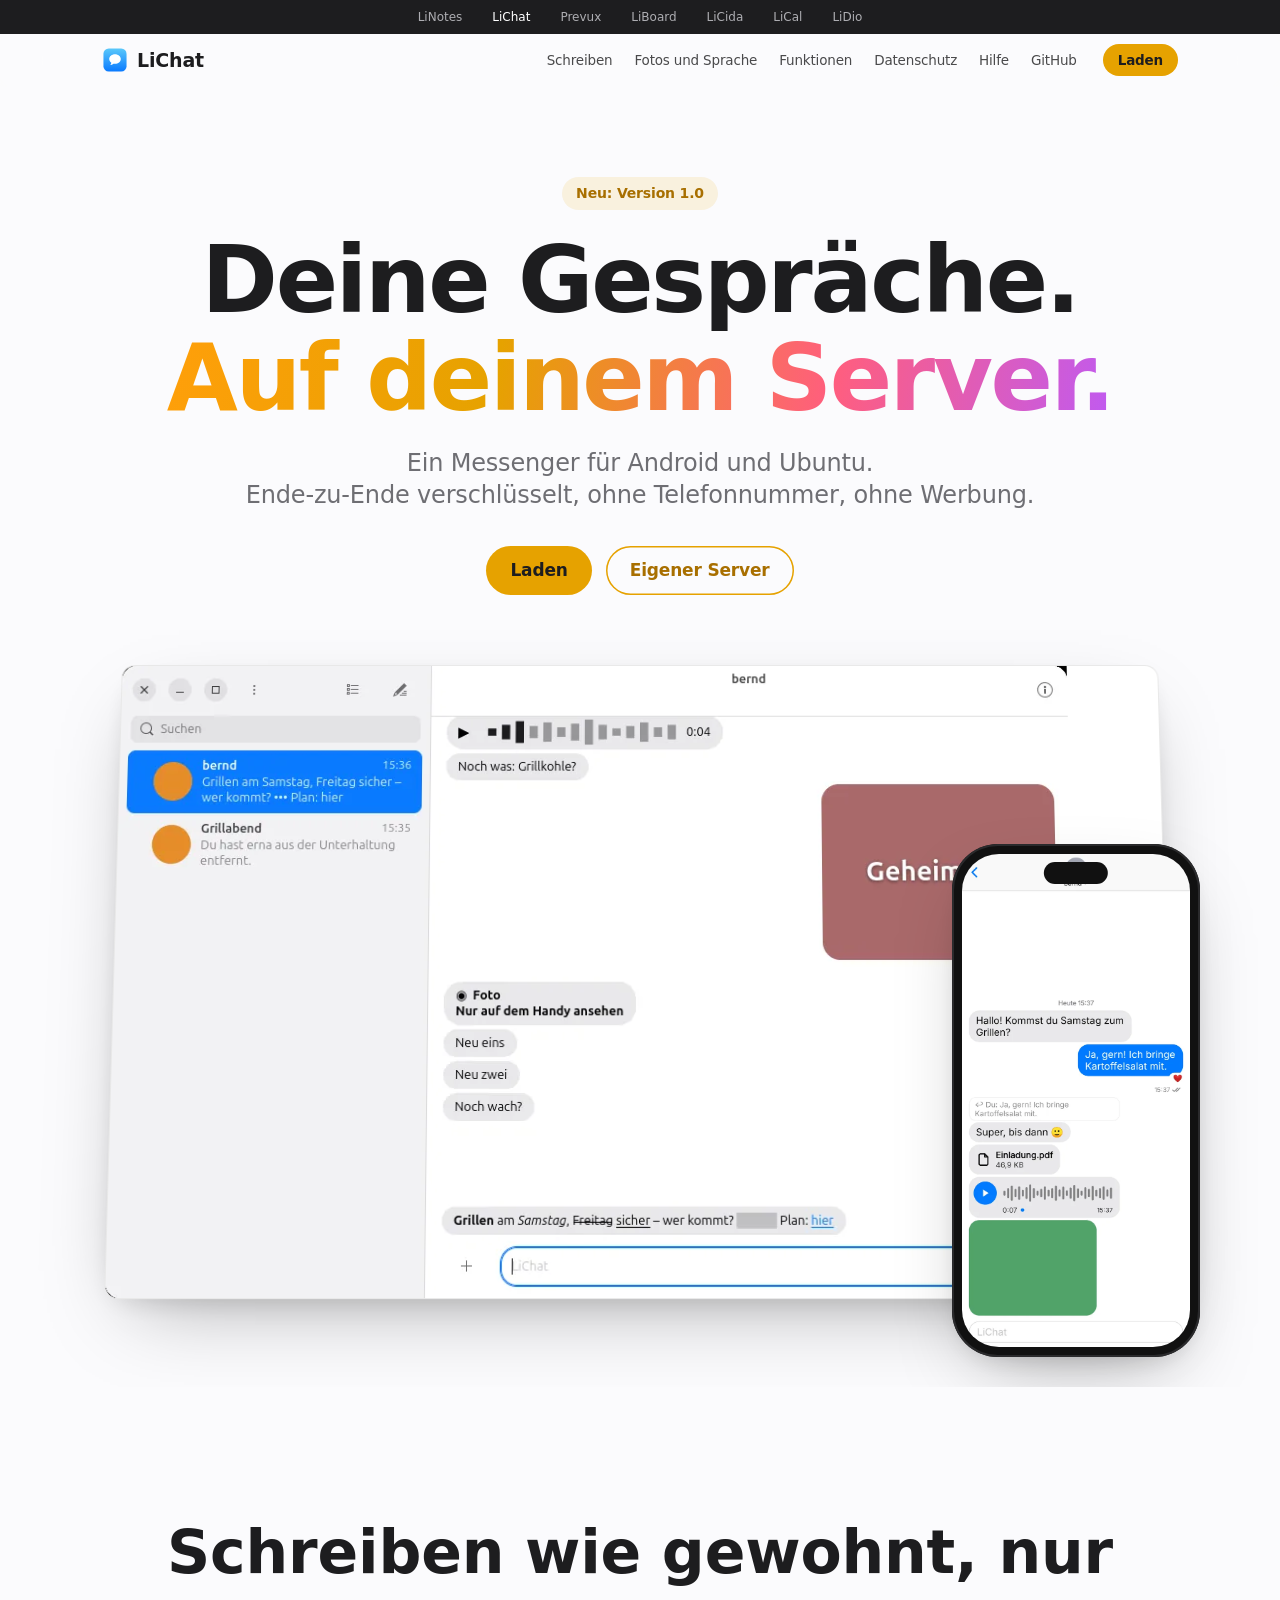
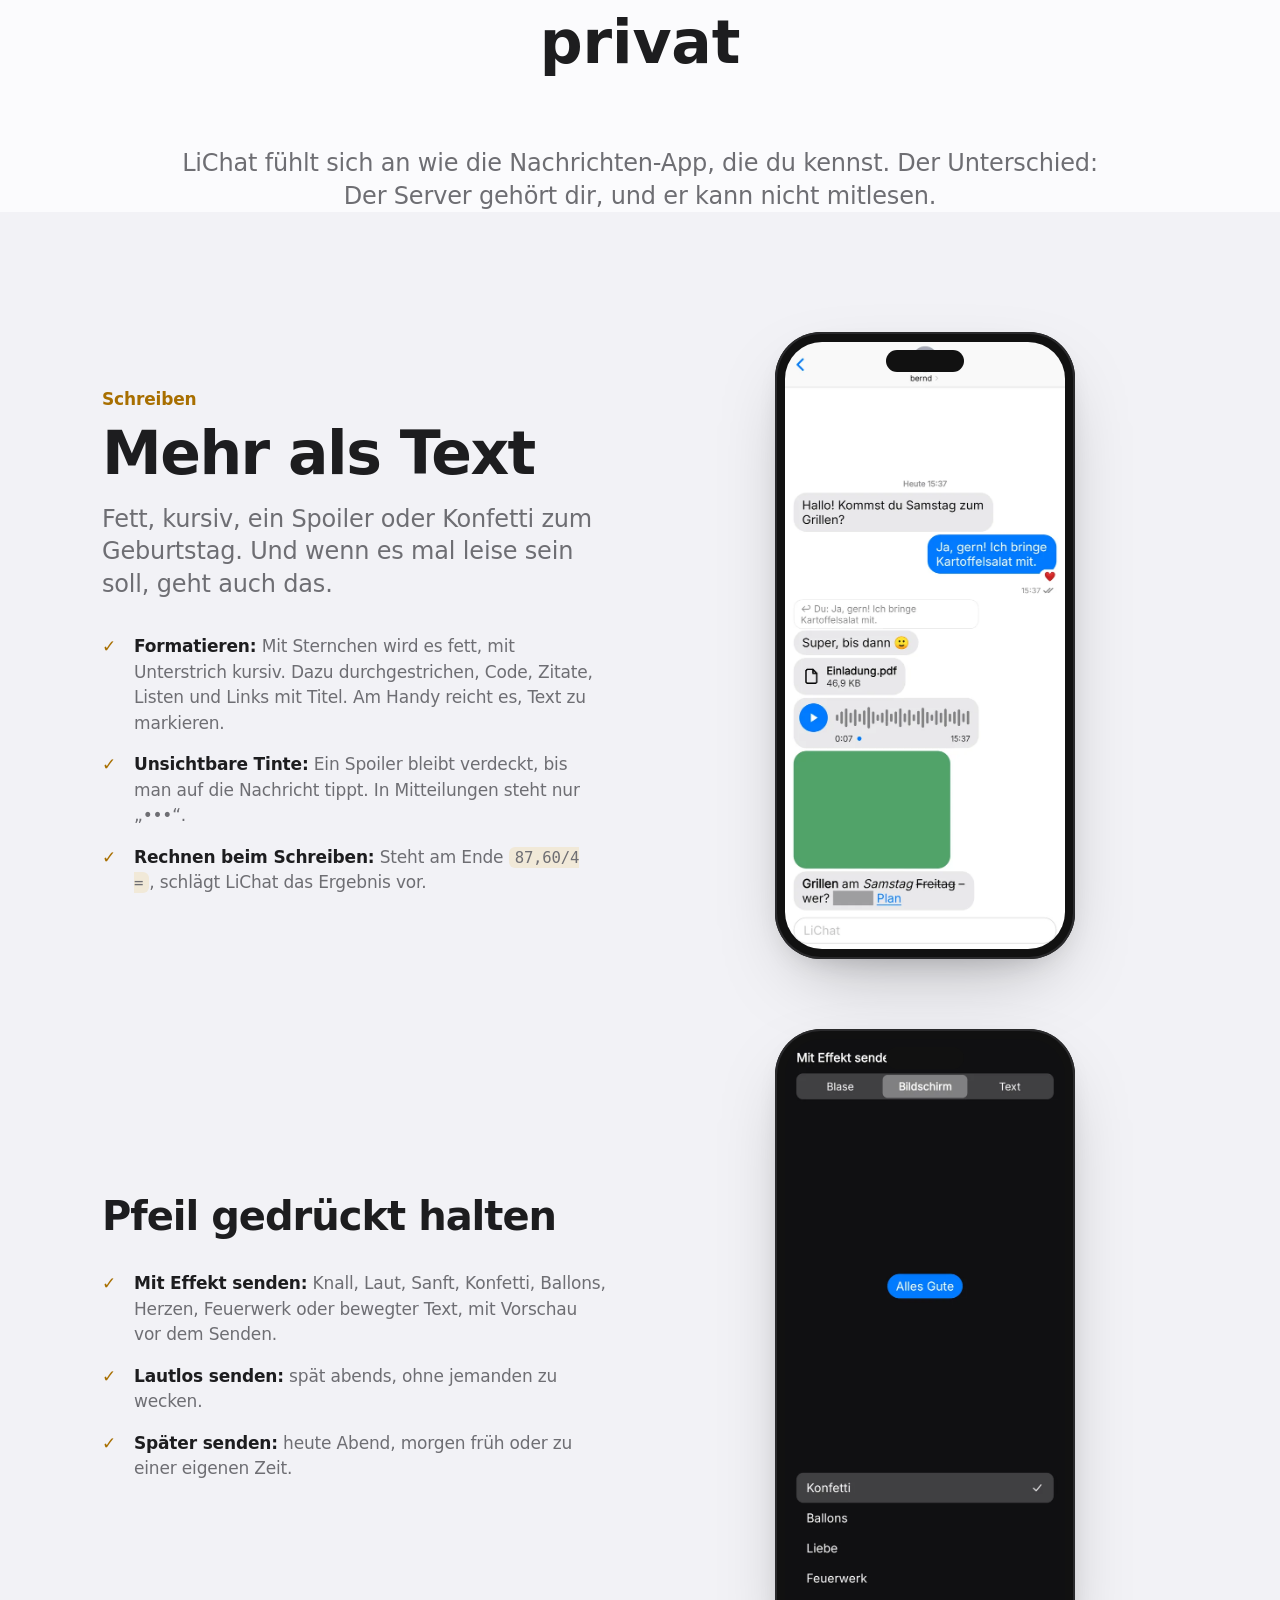
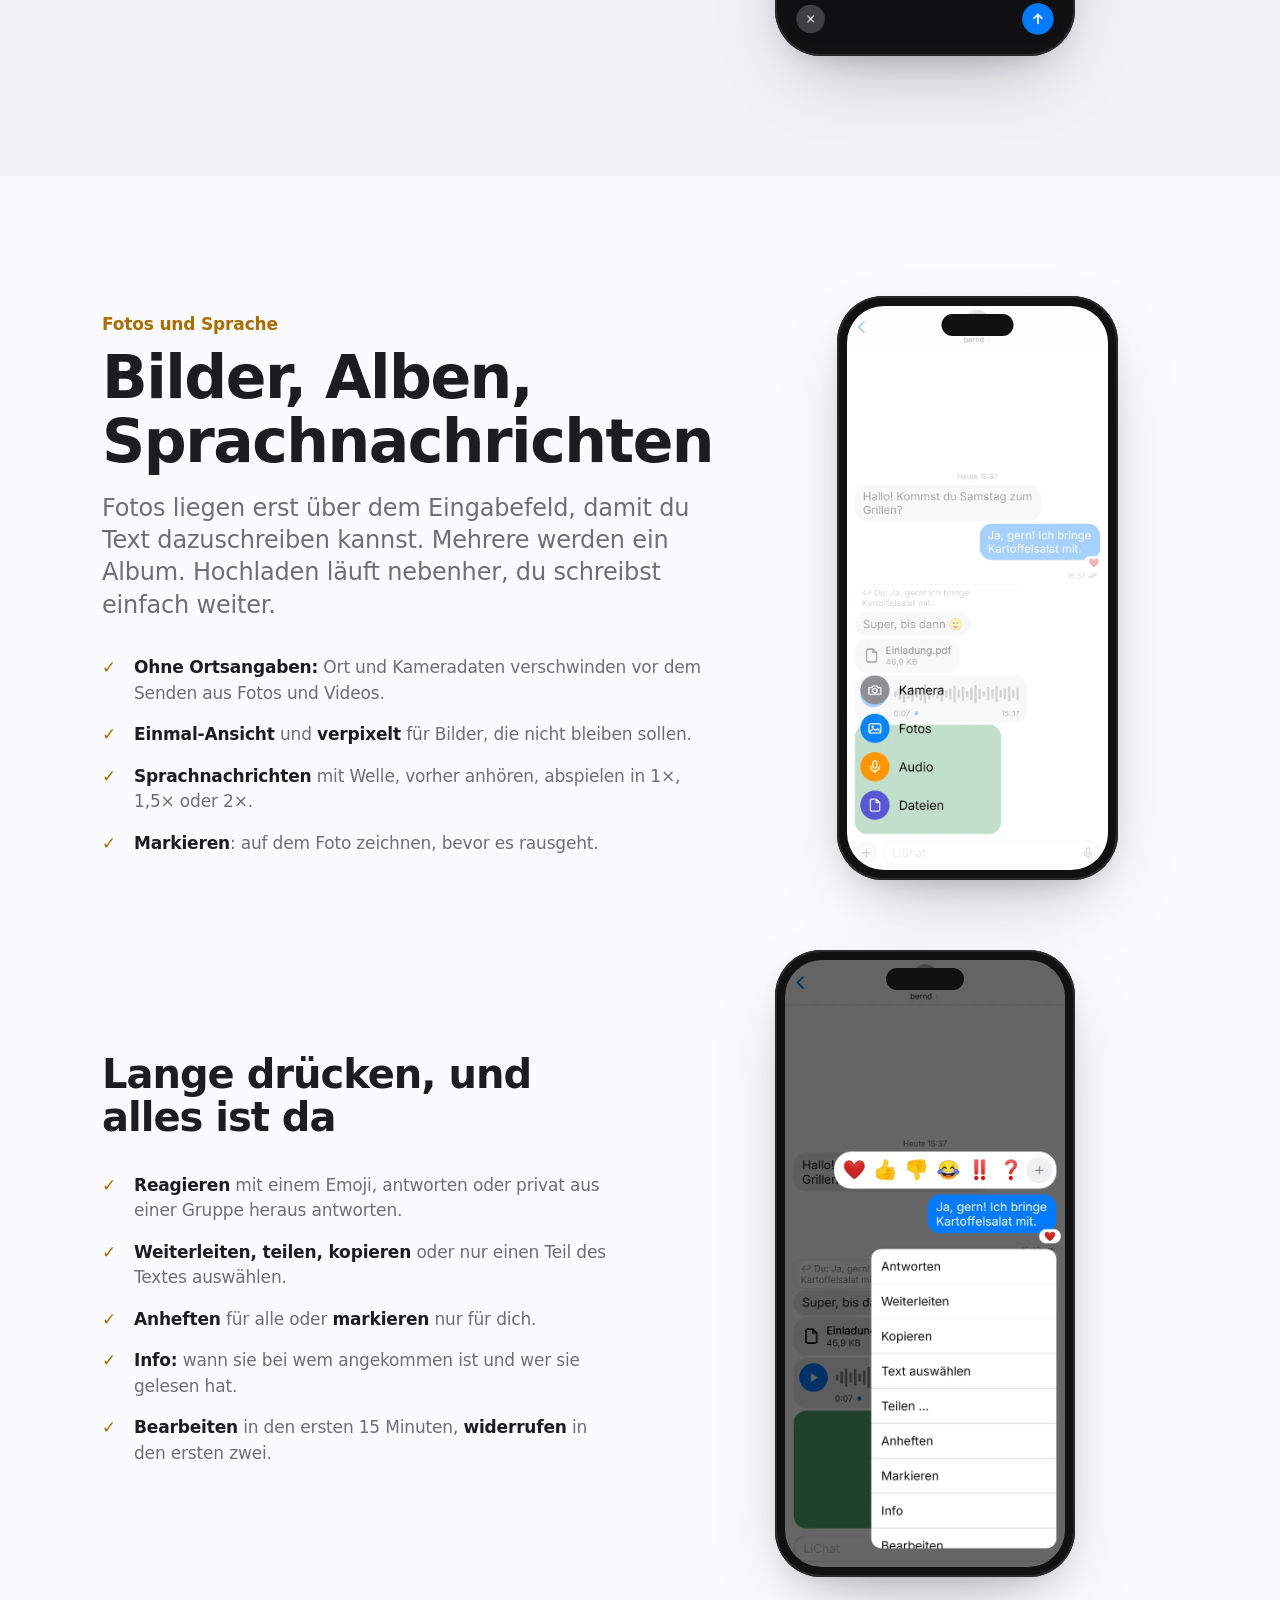
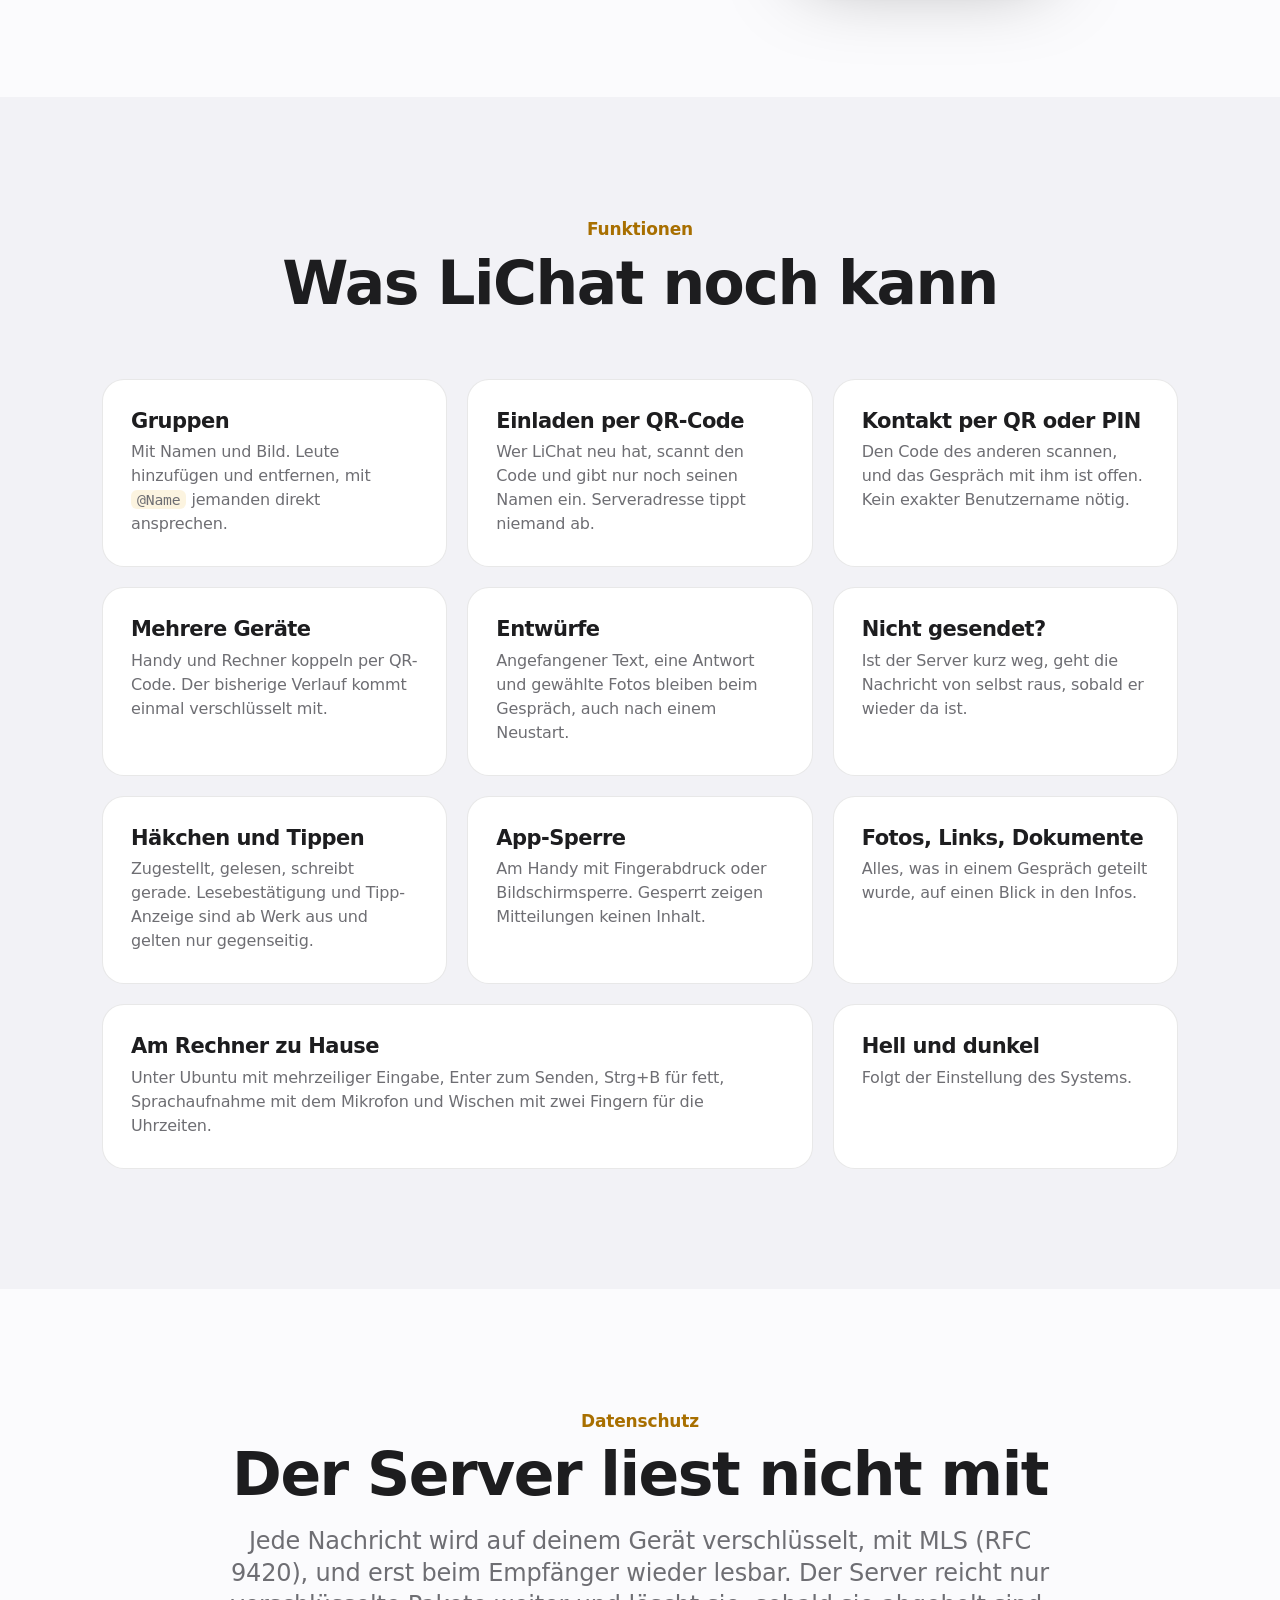
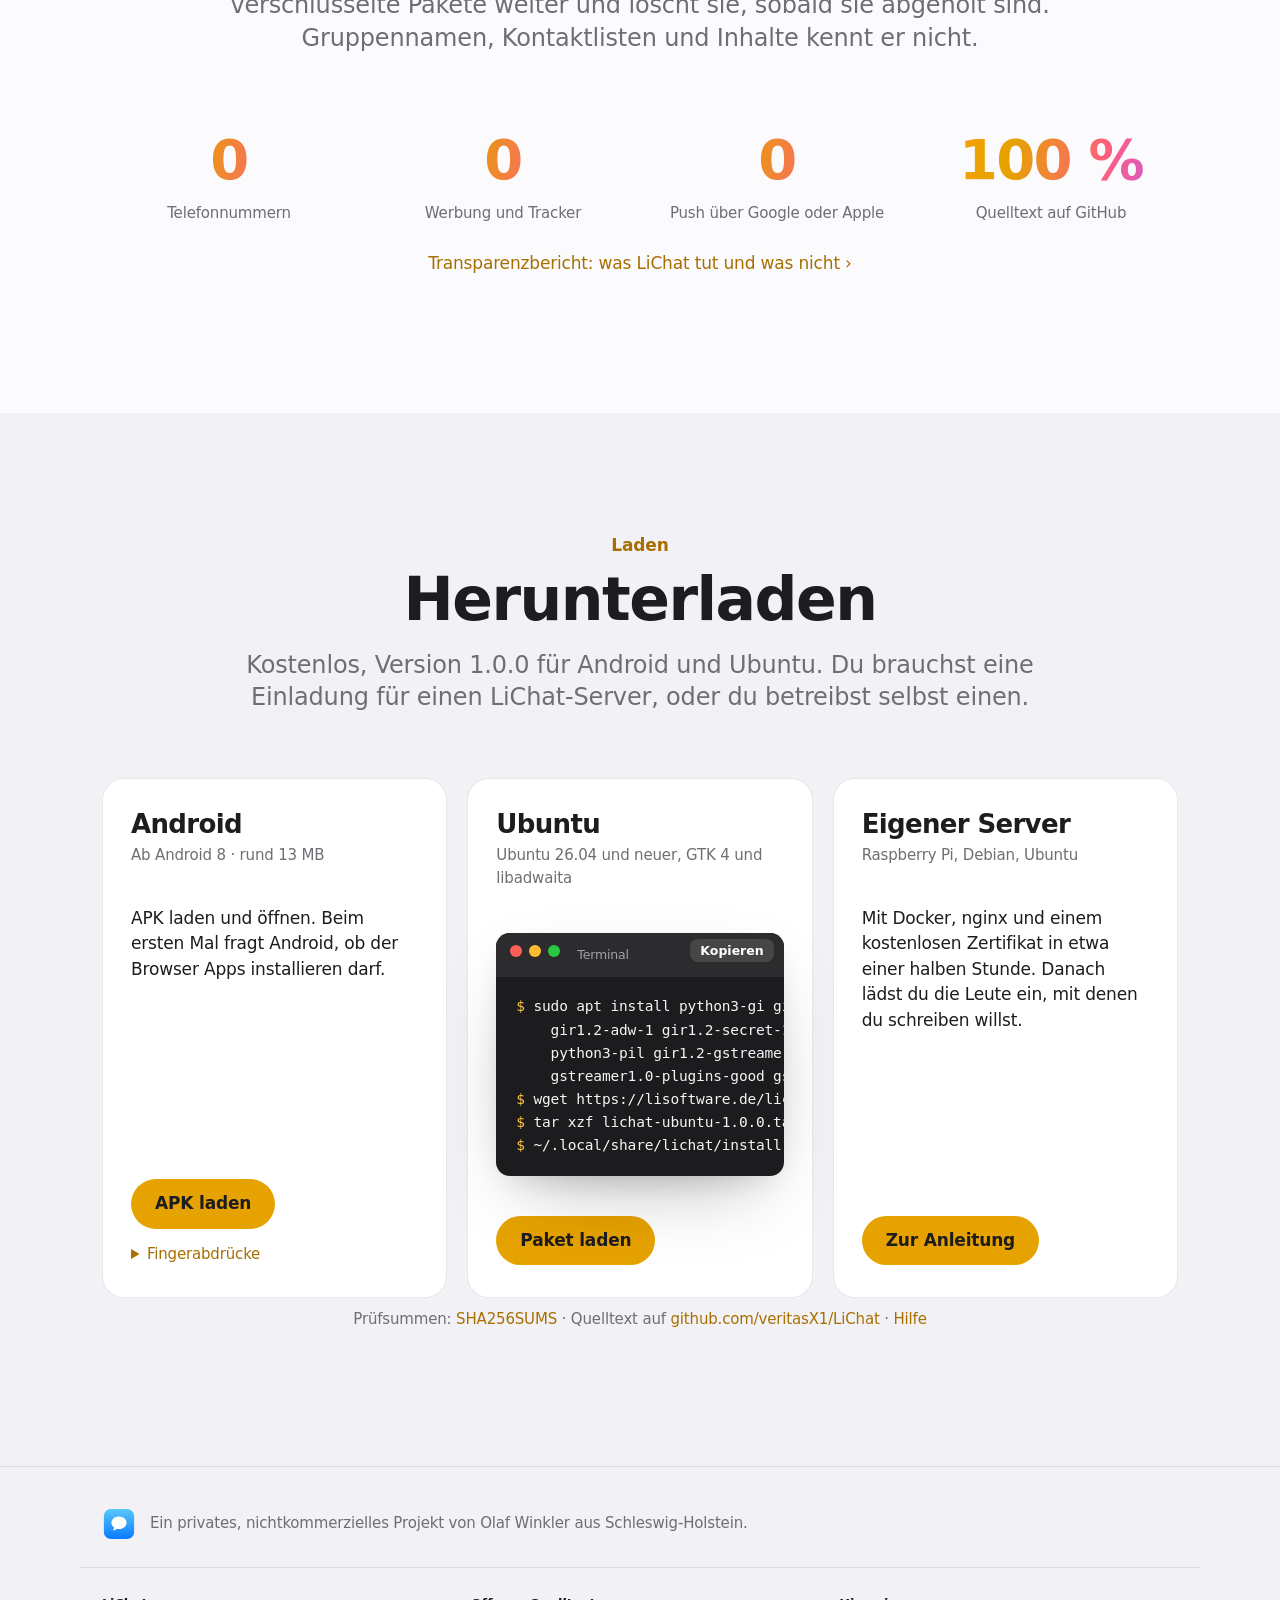
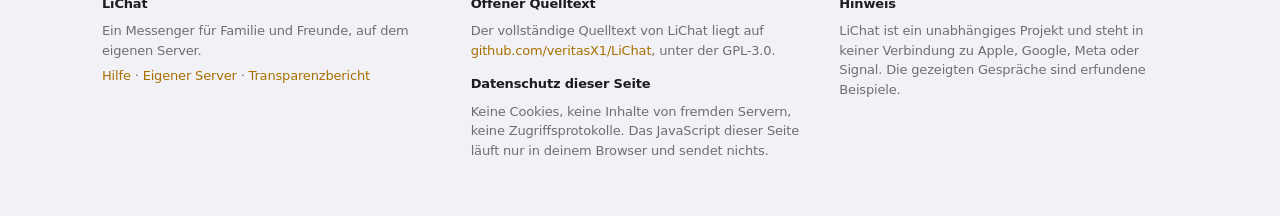
<file: homepage/index.html>
<!doctype html>
<html lang="de">
<head>
<meta charset="utf-8">
<meta name="viewport" content="width=device-width, initial-scale=1, viewport-fit=cover">
<title>LiChat – Chatten auf deinem eigenen Server</title>
<meta name="description" content="LiChat ist ein Messenger für Android und Ubuntu. Ende-zu-Ende verschlüsselt, ohne Telefonnummer, ohne Werbung, auf deinem eigenen Server.">
<link rel="icon" href="lichat.svg" type="image/svg+xml">
<link rel="stylesheet" href="site.css">
<style>
.split > .phone { width: min(300px, 70%); margin: 0 auto; }
</style>
</head>
<body>

<div class="apps">
  <div class="wrap">
    <a href="https://lisoftware.de/linotes/">LiNotes</a>
    <a href="https://lisoftware.de/lichat/" aria-current="page">LiChat</a>
    <a href="https://lisoftware.de/prevux/">Prevux</a>
    <a href="https://lisoftware.de/liboard/">LiBoard</a>
    <a href="https://lisoftware.de/licida/">LiCida</a>
    <a href="https://lisoftware.de/lical/">LiCal</a>
    <a href="https://lisoftware.de/lidio/">LiDio</a>
  </div>
</div>

<header class="nav">
  <div class="wrap">
    <a class="brand" href="#"><img src="lichat.svg" alt="">LiChat</a>
    <nav class="links">
      <a href="#schreiben">Schreiben</a>
      <a href="#medien">Fotos und Sprache</a>
      <a href="#funktionen">Funktionen</a>
      <a href="#datenschutz">Datenschutz</a>
      <a href="hilfe.html">Hilfe</a>
      <a href="https://github.com/veritasX1/LiChat">GitHub</a>
    </nav>
    <a class="btn small cta" href="#laden">Laden</a>
  </div>
</header>

<main>

<section class="hero">
  <div class="wrap">
    <span class="badge reveal">Neu: Version 1.0</span>
    <h1 class="display reveal d1">Deine Gespräche.<br><span class="gradient-text">Auf deinem Server.</span></h1>
    <p class="lead reveal d2">Ein Messenger für Android und Ubuntu.<br>Ende-zu-Ende verschlüsselt, ohne Telefonnummer, ohne Werbung.</p>
    <div class="actions reveal d3">
      <a class="btn" href="#laden">Laden</a>
      <a class="btn ghost" href="server.html">Eigener Server</a>
    </div>
    <div class="hero-stage reveal">
      <div class="window"><img class="zoomable" src="img/ubuntu-gespraech.webp" data-light="img/ubuntu-gespraech.webp" data-dark="img/ubuntu-dark.webp" alt="LiChat unter Ubuntu: Gespräch mit formatiertem Text und Sprachnachricht" width="980" height="640"></div>
      <div class="phone"><img src="img/android-gespraech.webp" data-light="img/android-gespraech.webp" data-dark="img/android-dark-gespraech.webp" alt="Dasselbe Gespräch auf dem Android-Handy" width="640" height="1387"></div>
    </div>
  </div>
</section>

<section class="wrap center" style="padding-top: 60px; max-width: 1000px">
  <p class="headline reveal">Schreiben wie gewohnt, nur privat</p>
  <p class="lead reveal d1">LiChat fühlt sich an wie die Nachrichten-App, die du kennst. Der Unterschied: Der Server gehört dir, und er kann nicht mitlesen.</p>
</section>

<section id="schreiben" class="alt">
  <div class="wrap">
    <div class="split">
      <div class="reveal">
        <p class="eyebrow">Schreiben</p>
        <h2 class="headline">Mehr als Text</h2>
        <p class="lead">Fett, kursiv, ein Spoiler oder Konfetti zum Geburtstag. Und wenn es mal leise sein soll, geht auch das.</p>
        <ul class="checks">
          <li><b>Formatieren:</b> Mit Sternchen wird es fett, mit Unterstrich kursiv. Dazu durchgestrichen, Code, Zitate, Listen und Links mit Titel. Am Handy reicht es, Text zu markieren.</li>
          <li><b>Unsichtbare Tinte:</b> Ein Spoiler bleibt verdeckt, bis man auf die Nachricht tippt. In Mitteilungen steht nur „•••“.</li>
          <li><b>Rechnen beim Schreiben:</b> Steht am Ende <code class="inline">87,60/4 =</code>, schlägt LiChat das Ergebnis vor.</li>
        </ul>
      </div>
      <div class="phone reveal d1"><img src="img/android-formatiert.webp" alt="Formatierte Nachricht mit verdecktem Spoiler" loading="lazy"></div>
    </div>
    <div class="split reverse" style="margin-top: 70px">
      <div class="phone reveal"><img src="img/android-effekte.webp" alt="Auswahl der Effekte mit Vorschau der eigenen Nachricht" loading="lazy"></div>
      <div class="reveal d1">
        <h3 class="title">Pfeil gedrückt halten</h3>
        <ul class="checks">
          <li><b>Mit Effekt senden:</b> Knall, Laut, Sanft, Konfetti, Ballons, Herzen, Feuerwerk oder bewegter Text, mit Vorschau vor dem Senden.</li>
          <li><b>Lautlos senden:</b> spät abends, ohne jemanden zu wecken.</li>
          <li><b>Später senden:</b> heute Abend, morgen früh oder zu einer eigenen Zeit.</li>
        </ul>
      </div>
    </div>
  </div>
</section>

<section id="medien">
  <div class="wrap">
    <div class="split">
      <div class="reveal">
        <p class="eyebrow">Fotos und Sprache</p>
        <h2 class="headline">Bilder, Alben, Sprachnachrichten</h2>
        <p class="lead">Fotos liegen erst über dem Eingabefeld, damit du Text dazuschreiben kannst. Mehrere werden ein Album. Hochladen läuft nebenher, du schreibst einfach weiter.</p>
        <ul class="checks">
          <li><b>Ohne Ortsangaben:</b> Ort und Kameradaten verschwinden vor dem Senden aus Fotos und Videos.</li>
          <li><b>Einmal-Ansicht</b> und <b>verpixelt</b> für Bilder, die nicht bleiben sollen.</li>
          <li><b>Sprachnachrichten</b> mit Welle, vorher anhören, abspielen in 1×, 1,5× oder 2×.</li>
          <li><b>Markieren</b>: auf dem Foto zeichnen, bevor es rausgeht.</li>
        </ul>
      </div>
      <div class="phone reveal d1"><img src="img/android-plus.webp" alt="Das Plus-Menü: Kamera, Fotos, Audio, Dateien" loading="lazy"></div>
    </div>
    <div class="split reverse" style="margin-top: 70px">
      <div class="phone reveal"><img src="img/android-aktionen.webp" alt="Das Menü einer Nachricht: Antworten, Weiterleiten, Kopieren, Text auswählen, Teilen, Anheften, Markieren, Info" loading="lazy"></div>
      <div class="reveal d1">
        <h3 class="title">Lange drücken, und alles ist da</h3>
        <ul class="checks">
          <li><b>Reagieren</b> mit einem Emoji, antworten oder privat aus einer Gruppe heraus antworten.</li>
          <li><b>Weiterleiten, teilen, kopieren</b> oder nur einen Teil des Textes auswählen.</li>
          <li><b>Anheften</b> für alle oder <b>markieren</b> nur für dich.</li>
          <li><b>Info:</b> wann sie bei wem angekommen ist und wer sie gelesen hat.</li>
          <li><b>Bearbeiten</b> in den ersten 15 Minuten, <b>widerrufen</b> in den ersten zwei.</li>
        </ul>
      </div>
    </div>
  </div>
</section>

<section id="funktionen" class="alt">
  <div class="wrap">
    <div class="section-head reveal">
      <p class="eyebrow">Funktionen</p>
      <h2 class="headline">Was LiChat noch kann</h2>
    </div>
    <div class="tiles">
      <div class="tile reveal"><h3>Gruppen</h3><p>Mit Namen und Bild. Leute hinzufügen und entfernen, mit <code class="inline">@Name</code> jemanden direkt ansprechen.</p></div>
      <div class="tile reveal d1"><h3>Einladen per QR-Code</h3><p>Wer LiChat neu hat, scannt den Code und gibt nur noch seinen Namen ein. Serveradresse tippt niemand ab.</p></div>
      <div class="tile reveal d2"><h3>Kontakt per QR oder PIN</h3><p>Den Code des anderen scannen, und das Gespräch mit ihm ist offen. Kein exakter Benutzername nötig.</p></div>
      <div class="tile reveal"><h3>Mehrere Geräte</h3><p>Handy und Rechner koppeln per QR-Code. Der bisherige Verlauf kommt einmal verschlüsselt mit.</p></div>
      <div class="tile reveal d1"><h3>Entwürfe</h3><p>Angefangener Text, eine Antwort und gewählte Fotos bleiben beim Gespräch, auch nach einem Neustart.</p></div>
      <div class="tile reveal d2"><h3>Nicht gesendet?</h3><p>Ist der Server kurz weg, geht die Nachricht von selbst raus, sobald er wieder da ist.</p></div>
      <div class="tile reveal"><h3>Häkchen und Tippen</h3><p>Zugestellt, gelesen, schreibt gerade. Lesebestätigung und Tipp-Anzeige sind ab Werk aus und gelten nur gegenseitig.</p></div>
      <div class="tile reveal d1"><h3>App-Sperre</h3><p>Am Handy mit Fingerabdruck oder Bildschirmsperre. Gesperrt zeigen Mitteilungen keinen Inhalt.</p></div>
      <div class="tile reveal d2"><h3>Fotos, Links, Dokumente</h3><p>Alles, was in einem Gespräch geteilt wurde, auf einen Blick in den Infos.</p></div>
      <div class="tile reveal wide"><h3>Am Rechner zu Hause</h3><p>Unter Ubuntu mit mehrzeiliger Eingabe, Enter zum Senden, Strg+B für fett, Sprachaufnahme mit dem Mikrofon und Wischen mit zwei Fingern für die Uhrzeiten.</p></div>
      <div class="tile reveal d1"><h3>Hell und dunkel</h3><p>Folgt der Einstellung des Systems.</p></div>
    </div>
  </div>
</section>

<section id="datenschutz">
  <div class="wrap">
    <div class="section-head reveal">
      <p class="eyebrow">Datenschutz</p>
      <h2 class="headline">Der Server liest nicht mit</h2>
      <p class="lead">Jede Nachricht wird auf deinem Gerät verschlüsselt, mit MLS (RFC 9420), und erst beim Empfänger wieder lesbar. Der Server reicht nur verschlüsselte Pakete weiter und löscht sie, sobald sie abgeholt sind. Gruppennamen, Kontaktlisten und Inhalte kennt er nicht.</p>
    </div>
    <div class="facts">
      <div class="reveal"><div class="num gradient-text">0</div><div class="lbl">Telefonnummern</div></div>
      <div class="reveal d1"><div class="num gradient-text">0</div><div class="lbl">Werbung und Tracker</div></div>
      <div class="reveal d2"><div class="num gradient-text">0</div><div class="lbl">Push über Google oder Apple</div></div>
      <div class="reveal d3"><div class="num gradient-text">100 %</div><div class="lbl">Quelltext auf GitHub</div></div>
    </div>
    <p class="center reveal" style="margin-top: 26px"><a href="transparenz.html">Transparenzbericht: was LiChat tut und was nicht ›</a></p>
  </div>
</section>

<section id="laden" class="alt">
  <div class="wrap">
    <div class="section-head reveal">
      <p class="eyebrow">Laden</p>
      <h2 class="headline">Herunterladen</h2>
      <p class="lead">Kostenlos, Version 1.0.0 für Android und Ubuntu. Du brauchst eine Einladung für einen LiChat-Server, oder du betreibst selbst einen.</p>
    </div>
    <div class="downloads">
      <div class="download reveal">
        <h3>Android</h3>
        <div class="meta">Ab Android 8 · rund 13 MB</div>
        <div class="grow">
          <p>APK laden und öffnen. Beim ersten Mal fragt Android, ob der Browser Apps installieren darf.</p>
        </div>
        <a class="btn" href="download/LiChat-1.0.0.apk">APK laden</a>
        <details><summary>Fingerabdrücke</summary>
          <p>App-Signatur (SHA-256): <code style="word-break: break-all">ef147a9be330446497b2f038d8fe5af54628fb8deb315d667013a04dd008c586</code></p>
        </details>
      </div>
      <div class="download reveal d1">
        <h3>Ubuntu</h3>
        <div class="meta">Ubuntu 26.04 und neuer, GTK 4 und libadwaita</div>
        <div class="grow">
          <div class="terminal" data-copy="sudo apt install python3-gi gir1.2-gtk-4.0 gir1.2-adw-1 gir1.2-secret-1 python3-cryptography python3-pil gir1.2-gstreamer-1.0 gstreamer1.0-plugins-good gstreamer1.0-plugins-bad ffmpeg
wget https://lisoftware.de/lichat/download/lichat-ubuntu-1.0.0.tar.gz
tar xzf lichat-ubuntu-1.0.0.tar.gz -C ~/.local/share
~/.local/share/lichat/install.sh"><div class="bar"><i></i><i></i><i></i><span>Terminal</span></div><pre><span class="p">$</span> sudo apt install python3-gi gir1.2-gtk-4.0 \
    gir1.2-adw-1 gir1.2-secret-1 python3-cryptography \
    python3-pil gir1.2-gstreamer-1.0 ffmpeg \
    gstreamer1.0-plugins-good gstreamer1.0-plugins-bad
<span class="p">$</span> wget https://lisoftware.de/lichat/download/lichat-ubuntu-1.0.0.tar.gz
<span class="p">$</span> tar xzf lichat-ubuntu-1.0.0.tar.gz -C ~/.local/share
<span class="p">$</span> ~/.local/share/lichat/install.sh</pre></div>
        </div>
        <a class="btn" href="download/lichat-ubuntu-1.0.0.tar.gz">Paket laden</a>
      </div>
      <div class="download reveal d2">
        <h3>Eigener Server</h3>
        <div class="meta">Raspberry Pi, Debian, Ubuntu</div>
        <div class="grow">
          <p>Mit Docker, nginx und einem kostenlosen Zertifikat in etwa einer halben Stunde. Danach lädst du die Leute ein, mit denen du schreiben willst.</p>
        </div>
        <a class="btn" href="server.html">Zur Anleitung</a>
      </div>
    </div>
    <p class="center" style="margin-top: 10px; color: var(--muted); font-size: 15px">Prüfsummen: <a href="download/SHA256SUMS">SHA256SUMS</a> · Quelltext auf <a href="https://github.com/veritasX1/LiChat">github.com/veritasX1/LiChat</a> · <a href="hilfe.html">Hilfe</a></p>
  </div>
</section>

</main>

<footer>
  <div class="wrap made">
    <img src="lichat.svg" alt="" width="34" height="34">
    <p>Ein privates, nichtkommerzielles Projekt von Olaf Winkler aus Schleswig-Holstein.</p>
  </div>
  <div class="wrap cols">
    <div>
      <h4>LiChat</h4>
      <p>Ein Messenger für Familie und Freunde, auf dem eigenen Server.</p>
      <p><a href="hilfe.html">Hilfe</a> · <a href="server.html">Eigener Server</a> · <a href="transparenz.html">Transparenzbericht</a></p>
    </div>
    <div>
      <h4>Offener Quelltext</h4><p>Der vollständige Quelltext von LiChat liegt auf <a href="https://github.com/veritasX1/LiChat">github.com/veritasX1/LiChat</a>, unter der GPL-3.0.</p>
      <h4 style="margin-top: 14px">Datenschutz dieser Seite</h4>
      <p>Keine Cookies, keine Inhalte von fremden Servern, keine Zugriffsprotokolle. Das JavaScript dieser Seite läuft nur in deinem Browser und sendet nichts.</p>
    </div>
    <div>
      <h4>Hinweis</h4>
      <p>LiChat ist ein unabhängiges Projekt und steht in keiner Verbindung zu Apple, Google, Meta oder Signal. Die gezeigten Gespräche sind erfundene Beispiele.</p>
    </div>
  </div>
</footer>

<script src="site.js"></script>
</body>
</html>
</file>
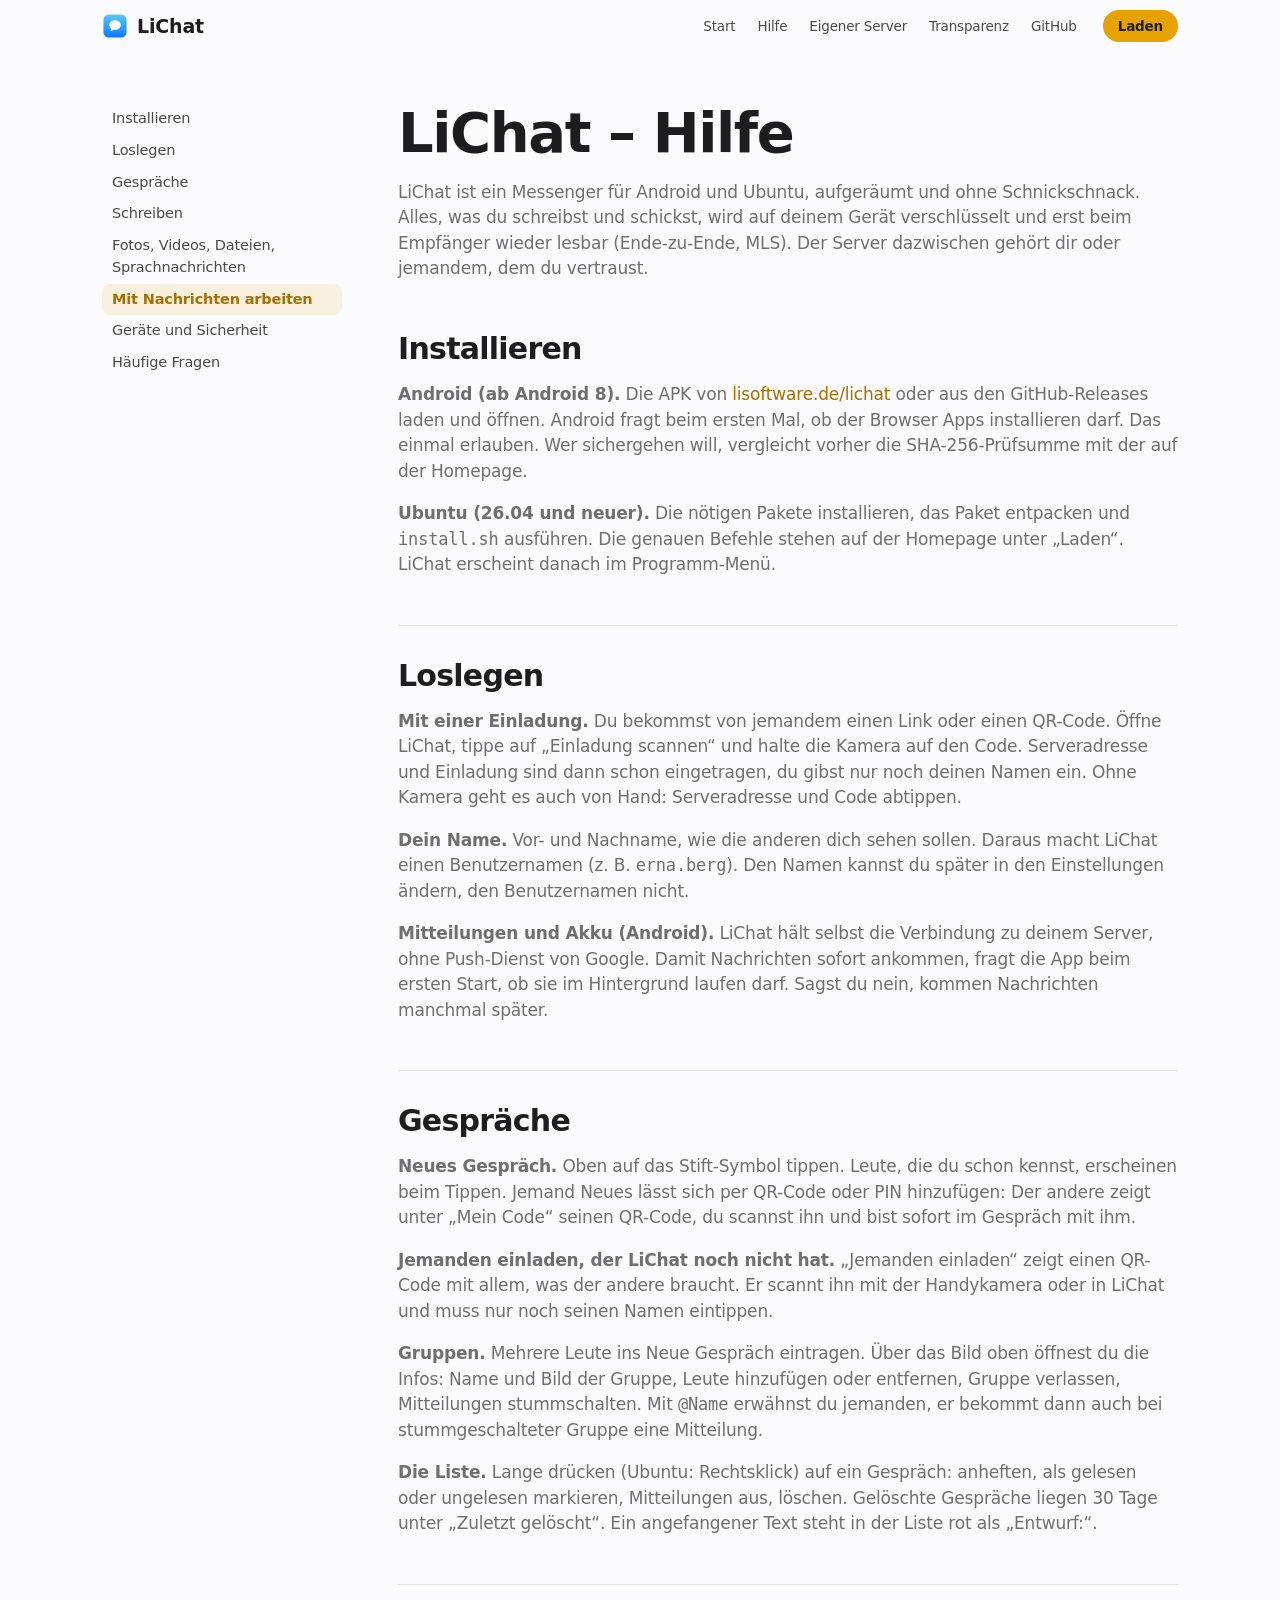
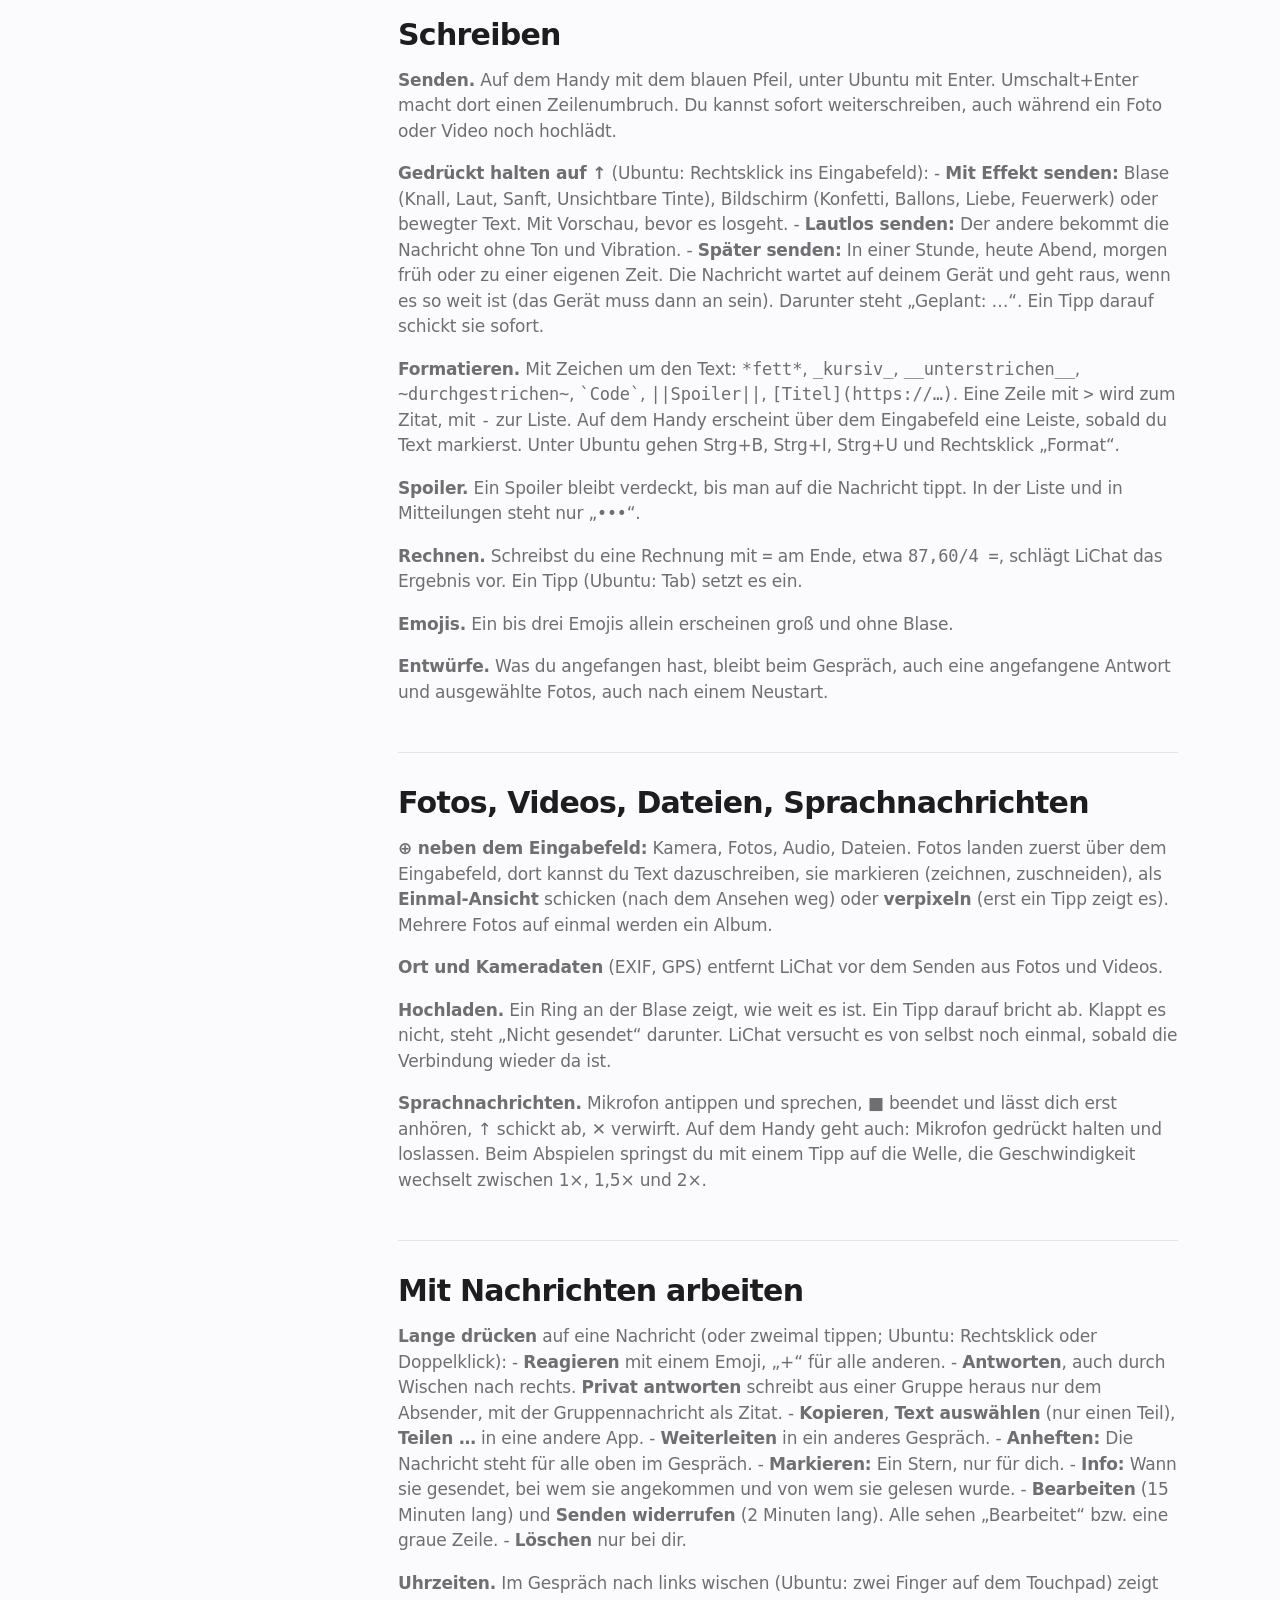
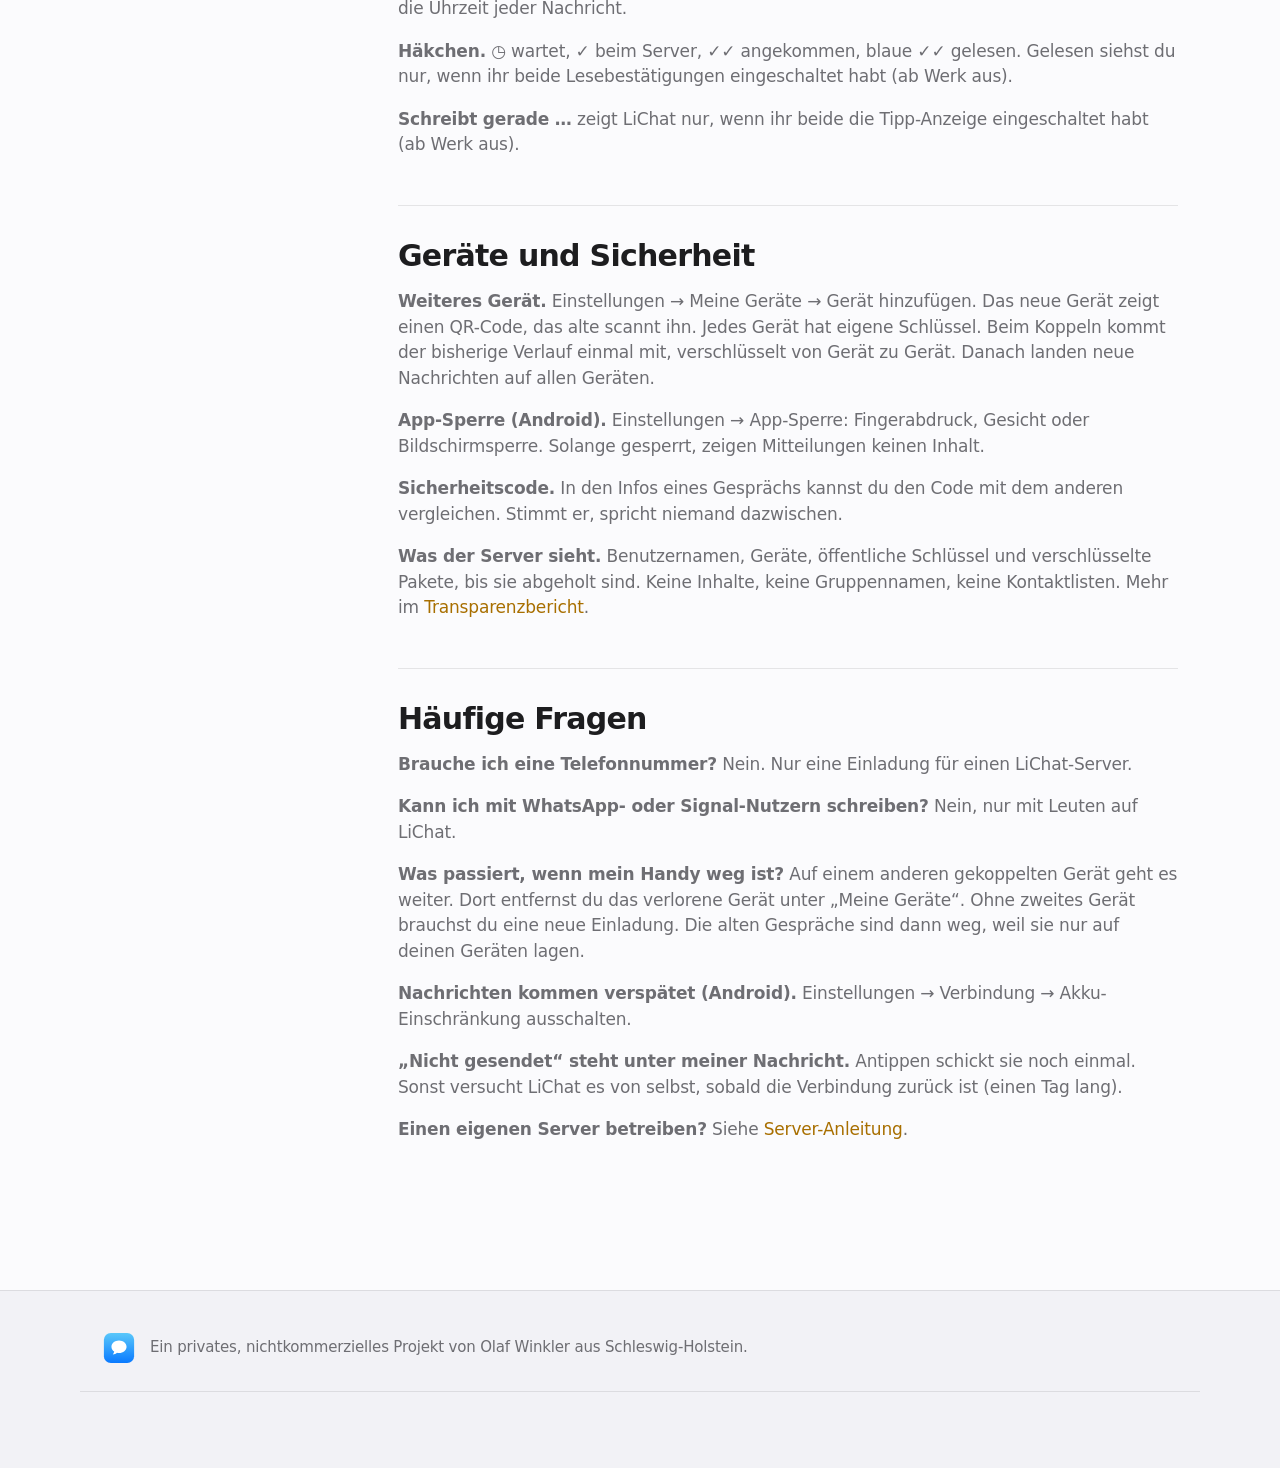
<file: homepage/hilfe.html>
<!doctype html>
<html lang="de">
<head>
<meta charset="utf-8">
<meta name="viewport" content="width=device-width, initial-scale=1, viewport-fit=cover">
<title>LiChat – Hilfe</title>
<link rel="icon" href="lichat.svg" type="image/svg+xml">
<link rel="stylesheet" href="site.css">
</head>
<body>
<header class="nav">
  <div class="wrap">
    <a class="brand" href="./"><img src="lichat.svg" alt="">LiChat</a>
    <nav class="links">
      <a href="./">Start</a>
      <a href="hilfe.html" aria-current="page">Hilfe</a>
      <a href="server.html">Eigener Server</a>
      <a href="transparenz.html">Transparenz</a>
      <a href="https://github.com/veritasX1/LiChat">GitHub</a>
    </nav>
    <a class="btn small cta" href="./#laden">Laden</a>
  </div>
</header>
<main>
<div class="wrap docs">
  <nav class="toc">
    <a href="#installieren">Installieren</a>
    <a href="#loslegen">Loslegen</a>
    <a href="#gesprache">Gespräche</a>
    <a href="#schreiben">Schreiben</a>
    <a href="#fotos-videos-dateien-sprachnachrichten">Fotos, Videos, Dateien, Sprachnachrichten</a>
    <a href="#mit-nachrichten-arbeiten">Mit Nachrichten arbeiten</a>
    <a href="#gerate-und-sicherheit">Geräte und Sicherheit</a>
    <a href="#haufige-fragen">Häufige Fragen</a>
  </nav>
  <article>
<h1 id="lichat-hilfe">LiChat – Hilfe</h1>
<p>LiChat ist ein Messenger für Android und Ubuntu, aufgeräumt und ohne Schnickschnack.
Alles, was du schreibst und schickst, wird auf deinem Gerät verschlüsselt und erst beim Empfänger wieder lesbar
(Ende-zu-Ende, MLS). Der Server dazwischen gehört dir oder jemandem, dem du vertraust.</p>
<section><h2 id="installieren">Installieren</h2>
<p><strong>Android (ab Android 8).</strong> Die APK von <a href="https://lisoftware.de/lichat/">lisoftware.de/lichat</a> oder aus den
GitHub-Releases laden und öffnen. Android fragt beim ersten Mal, ob der Browser Apps installieren darf. Das einmal
erlauben. Wer sichergehen will, vergleicht vorher die SHA-256-Prüfsumme mit der auf der Homepage.</p>
<p><strong>Ubuntu (26.04 und neuer).</strong> Die nötigen Pakete installieren, das Paket entpacken und <code>install.sh</code> ausführen. Die
genauen Befehle stehen auf der Homepage unter „Laden“. LiChat erscheint danach im Programm-Menü.</p>
</section><section><h2 id="loslegen">Loslegen</h2>
<p><strong>Mit einer Einladung.</strong> Du bekommst von jemandem einen Link oder einen QR-Code. Öffne LiChat, tippe auf
„Einladung scannen“ und halte die Kamera auf den Code. Serveradresse und Einladung sind dann schon eingetragen, du gibst
nur noch deinen Namen ein. Ohne Kamera geht es auch von Hand: Serveradresse und Code abtippen.</p>
<p><strong>Dein Name.</strong> Vor- und Nachname, wie die anderen dich sehen sollen. Daraus macht LiChat einen Benutzernamen
(z. B. <code>erna.berg</code>). Den Namen kannst du später in den Einstellungen ändern, den Benutzernamen nicht.</p>
<p><strong>Mitteilungen und Akku (Android).</strong> LiChat hält selbst die Verbindung zu deinem Server, ohne Push-Dienst von Google.
Damit Nachrichten sofort ankommen, fragt die App beim ersten Start, ob sie im Hintergrund laufen darf. Sagst du nein,
kommen Nachrichten manchmal später.</p>
</section><section><h2 id="gesprache">Gespräche</h2>
<p><strong>Neues Gespräch.</strong> Oben auf das Stift-Symbol tippen. Leute, die du schon kennst, erscheinen beim Tippen. Jemand Neues
lässt sich per QR-Code oder PIN hinzufügen: Der andere zeigt unter „Mein Code“ seinen QR-Code, du scannst ihn und
bist sofort im Gespräch mit ihm.</p>
<p><strong>Jemanden einladen, der LiChat noch nicht hat.</strong> „Jemanden einladen“ zeigt einen QR-Code mit allem, was der andere
braucht. Er scannt ihn mit der Handykamera oder in LiChat und muss nur noch seinen Namen eintippen.</p>
<p><strong>Gruppen.</strong> Mehrere Leute ins Neue Gespräch eintragen. Über das Bild oben öffnest du die Infos: Name und Bild der
Gruppe, Leute hinzufügen oder entfernen, Gruppe verlassen, Mitteilungen stummschalten. Mit <code>@Name</code> erwähnst du jemanden,
er bekommt dann auch bei stummgeschalteter Gruppe eine Mitteilung.</p>
<p><strong>Die Liste.</strong> Lange drücken (Ubuntu: Rechtsklick) auf ein Gespräch: anheften, als gelesen oder ungelesen markieren,
Mitteilungen aus, löschen. Gelöschte Gespräche liegen 30 Tage unter „Zuletzt gelöscht“. Ein angefangener Text steht
in der Liste rot als „Entwurf:“.</p>
</section><section><h2 id="schreiben">Schreiben</h2>
<p><strong>Senden.</strong> Auf dem Handy mit dem blauen Pfeil, unter Ubuntu mit Enter. Umschalt+Enter macht dort einen Zeilenumbruch.
Du kannst sofort weiterschreiben, auch während ein Foto oder Video noch hochlädt.</p>
<p><strong>Gedrückt halten auf ↑</strong> (Ubuntu: Rechtsklick ins Eingabefeld):
- <strong>Mit Effekt senden:</strong> Blase (Knall, Laut, Sanft, Unsichtbare Tinte), Bildschirm (Konfetti, Ballons, Liebe,
  Feuerwerk) oder bewegter Text. Mit Vorschau, bevor es losgeht.
- <strong>Lautlos senden:</strong> Der andere bekommt die Nachricht ohne Ton und Vibration.
- <strong>Später senden:</strong> In einer Stunde, heute Abend, morgen früh oder zu einer eigenen Zeit. Die Nachricht wartet auf
  deinem Gerät und geht raus, wenn es so weit ist (das Gerät muss dann an sein). Darunter steht „Geplant: …“. Ein
  Tipp darauf schickt sie sofort.</p>
<p><strong>Formatieren.</strong> Mit Zeichen um den Text: <code>*fett*</code>, <code>_kursiv_</code>, <code>__unterstrichen__</code>, <code>~durchgestrichen~</code>, <code>`Code`</code>,
<code>||Spoiler||</code>, <code>[Titel](https://…)</code>. Eine Zeile mit <code>&gt;</code> wird zum Zitat, mit <code>-</code> zur Liste. Auf dem Handy erscheint
über dem Eingabefeld eine Leiste, sobald du Text markierst. Unter Ubuntu gehen Strg+B, Strg+I, Strg+U und Rechtsklick
„Format“.</p>
<p><strong>Spoiler.</strong> Ein Spoiler bleibt verdeckt, bis man auf die Nachricht tippt. In der Liste und in Mitteilungen steht nur
„•••“.</p>
<p><strong>Rechnen.</strong> Schreibst du eine Rechnung mit <code>=</code> am Ende, etwa <code>87,60/4 =</code>, schlägt LiChat das Ergebnis vor. Ein Tipp
(Ubuntu: Tab) setzt es ein.</p>
<p><strong>Emojis.</strong> Ein bis drei Emojis allein erscheinen groß und ohne Blase.</p>
<p><strong>Entwürfe.</strong> Was du angefangen hast, bleibt beim Gespräch, auch eine angefangene Antwort und ausgewählte Fotos, auch
nach einem Neustart.</p>
</section><section><h2 id="fotos-videos-dateien-sprachnachrichten">Fotos, Videos, Dateien, Sprachnachrichten</h2>
<p><strong>⊕ neben dem Eingabefeld:</strong> Kamera, Fotos, Audio, Dateien. Fotos landen zuerst über dem Eingabefeld, dort kannst du Text
dazuschreiben, sie markieren (zeichnen, zuschneiden), als <strong>Einmal-Ansicht</strong> schicken (nach dem Ansehen weg) oder
<strong>verpixeln</strong> (erst ein Tipp zeigt es). Mehrere Fotos auf einmal werden ein Album.</p>
<p><strong>Ort und Kameradaten</strong> (EXIF, GPS) entfernt LiChat vor dem Senden aus Fotos und Videos.</p>
<p><strong>Hochladen.</strong> Ein Ring an der Blase zeigt, wie weit es ist. Ein Tipp darauf bricht ab. Klappt es nicht, steht
„Nicht gesendet“ darunter. LiChat versucht es von selbst noch einmal, sobald die Verbindung wieder da ist.</p>
<p><strong>Sprachnachrichten.</strong> Mikrofon antippen und sprechen, ■ beendet und lässt dich erst anhören, ↑ schickt ab, ✕ verwirft.
Auf dem Handy geht auch: Mikrofon gedrückt halten und loslassen. Beim Abspielen springst du mit einem Tipp auf die Welle,
die Geschwindigkeit wechselt zwischen 1×, 1,5× und 2×.</p>
</section><section><h2 id="mit-nachrichten-arbeiten">Mit Nachrichten arbeiten</h2>
<p><strong>Lange drücken</strong> auf eine Nachricht (oder zweimal tippen; Ubuntu: Rechtsklick oder Doppelklick):
- <strong>Reagieren</strong> mit einem Emoji, „+“ für alle anderen.
- <strong>Antworten</strong>, auch durch Wischen nach rechts. <strong>Privat antworten</strong> schreibt aus einer Gruppe heraus nur dem
  Absender, mit der Gruppennachricht als Zitat.
- <strong>Kopieren</strong>, <strong>Text auswählen</strong> (nur einen Teil), <strong>Teilen …</strong> in eine andere App.
- <strong>Weiterleiten</strong> in ein anderes Gespräch.
- <strong>Anheften:</strong> Die Nachricht steht für alle oben im Gespräch.
- <strong>Markieren:</strong> Ein Stern, nur für dich.
- <strong>Info:</strong> Wann sie gesendet, bei wem sie angekommen und von wem sie gelesen wurde.
- <strong>Bearbeiten</strong> (15 Minuten lang) und <strong>Senden widerrufen</strong> (2 Minuten lang). Alle sehen „Bearbeitet“ bzw. eine graue
  Zeile.
- <strong>Löschen</strong> nur bei dir.</p>
<p><strong>Uhrzeiten.</strong> Im Gespräch nach links wischen (Ubuntu: zwei Finger auf dem Touchpad) zeigt die Uhrzeit jeder Nachricht.</p>
<p><strong>Häkchen.</strong> ◷ wartet, ✓ beim Server, ✓✓ angekommen, blaue ✓✓ gelesen. Gelesen siehst du nur, wenn ihr beide
Lesebestätigungen eingeschaltet habt (ab Werk aus).</p>
<p><strong>Schreibt gerade …</strong> zeigt LiChat nur, wenn ihr beide die Tipp-Anzeige eingeschaltet habt (ab Werk aus).</p>
</section><section><h2 id="gerate-und-sicherheit">Geräte und Sicherheit</h2>
<p><strong>Weiteres Gerät.</strong> Einstellungen → Meine Geräte → Gerät hinzufügen. Das neue Gerät zeigt einen QR-Code, das alte
scannt ihn. Jedes Gerät hat eigene Schlüssel. Beim Koppeln kommt der bisherige Verlauf einmal mit, verschlüsselt
von Gerät zu Gerät. Danach landen neue Nachrichten auf allen Geräten.</p>
<p><strong>App-Sperre (Android).</strong> Einstellungen → App-Sperre: Fingerabdruck, Gesicht oder Bildschirmsperre. Solange gesperrt,
zeigen Mitteilungen keinen Inhalt.</p>
<p><strong>Sicherheitscode.</strong> In den Infos eines Gesprächs kannst du den Code mit dem anderen vergleichen. Stimmt er, spricht
niemand dazwischen.</p>
<p><strong>Was der Server sieht.</strong> Benutzernamen, Geräte, öffentliche Schlüssel und verschlüsselte Pakete, bis sie abgeholt sind.
Keine Inhalte, keine Gruppennamen, keine Kontaktlisten. Mehr im <a href="transparenz.html">Transparenzbericht</a>.</p>
</section><section><h2 id="haufige-fragen">Häufige Fragen</h2>
<p><strong>Brauche ich eine Telefonnummer?</strong> Nein. Nur eine Einladung für einen LiChat-Server.</p>
<p><strong>Kann ich mit WhatsApp- oder Signal-Nutzern schreiben?</strong> Nein, nur mit Leuten auf LiChat.</p>
<p><strong>Was passiert, wenn mein Handy weg ist?</strong> Auf einem anderen gekoppelten Gerät geht es weiter. Dort entfernst du das
verlorene Gerät unter „Meine Geräte“. Ohne zweites Gerät brauchst du eine neue Einladung. Die alten Gespräche sind dann
weg, weil sie nur auf deinen Geräten lagen.</p>
<p><strong>Nachrichten kommen verspätet (Android).</strong> Einstellungen → Verbindung → Akku-Einschränkung ausschalten.</p>
<p><strong>„Nicht gesendet“ steht unter meiner Nachricht.</strong> Antippen schickt sie noch einmal. Sonst versucht LiChat es von
selbst, sobald die Verbindung zurück ist (einen Tag lang).</p>
<p><strong>Einen eigenen Server betreiben?</strong> Siehe <a href="server.html">Server-Anleitung</a>.</p></section>
  </article>
</div>
</main>
<footer>
  <div class="wrap made">
    <img src="lichat.svg" alt="" width="34" height="34">
    <p>Ein privates, nichtkommerzielles Projekt von Olaf Winkler aus Schleswig-Holstein.</p>
  </div>
</footer>
<script src="site.js"></script>
</body>
</html>
</file>
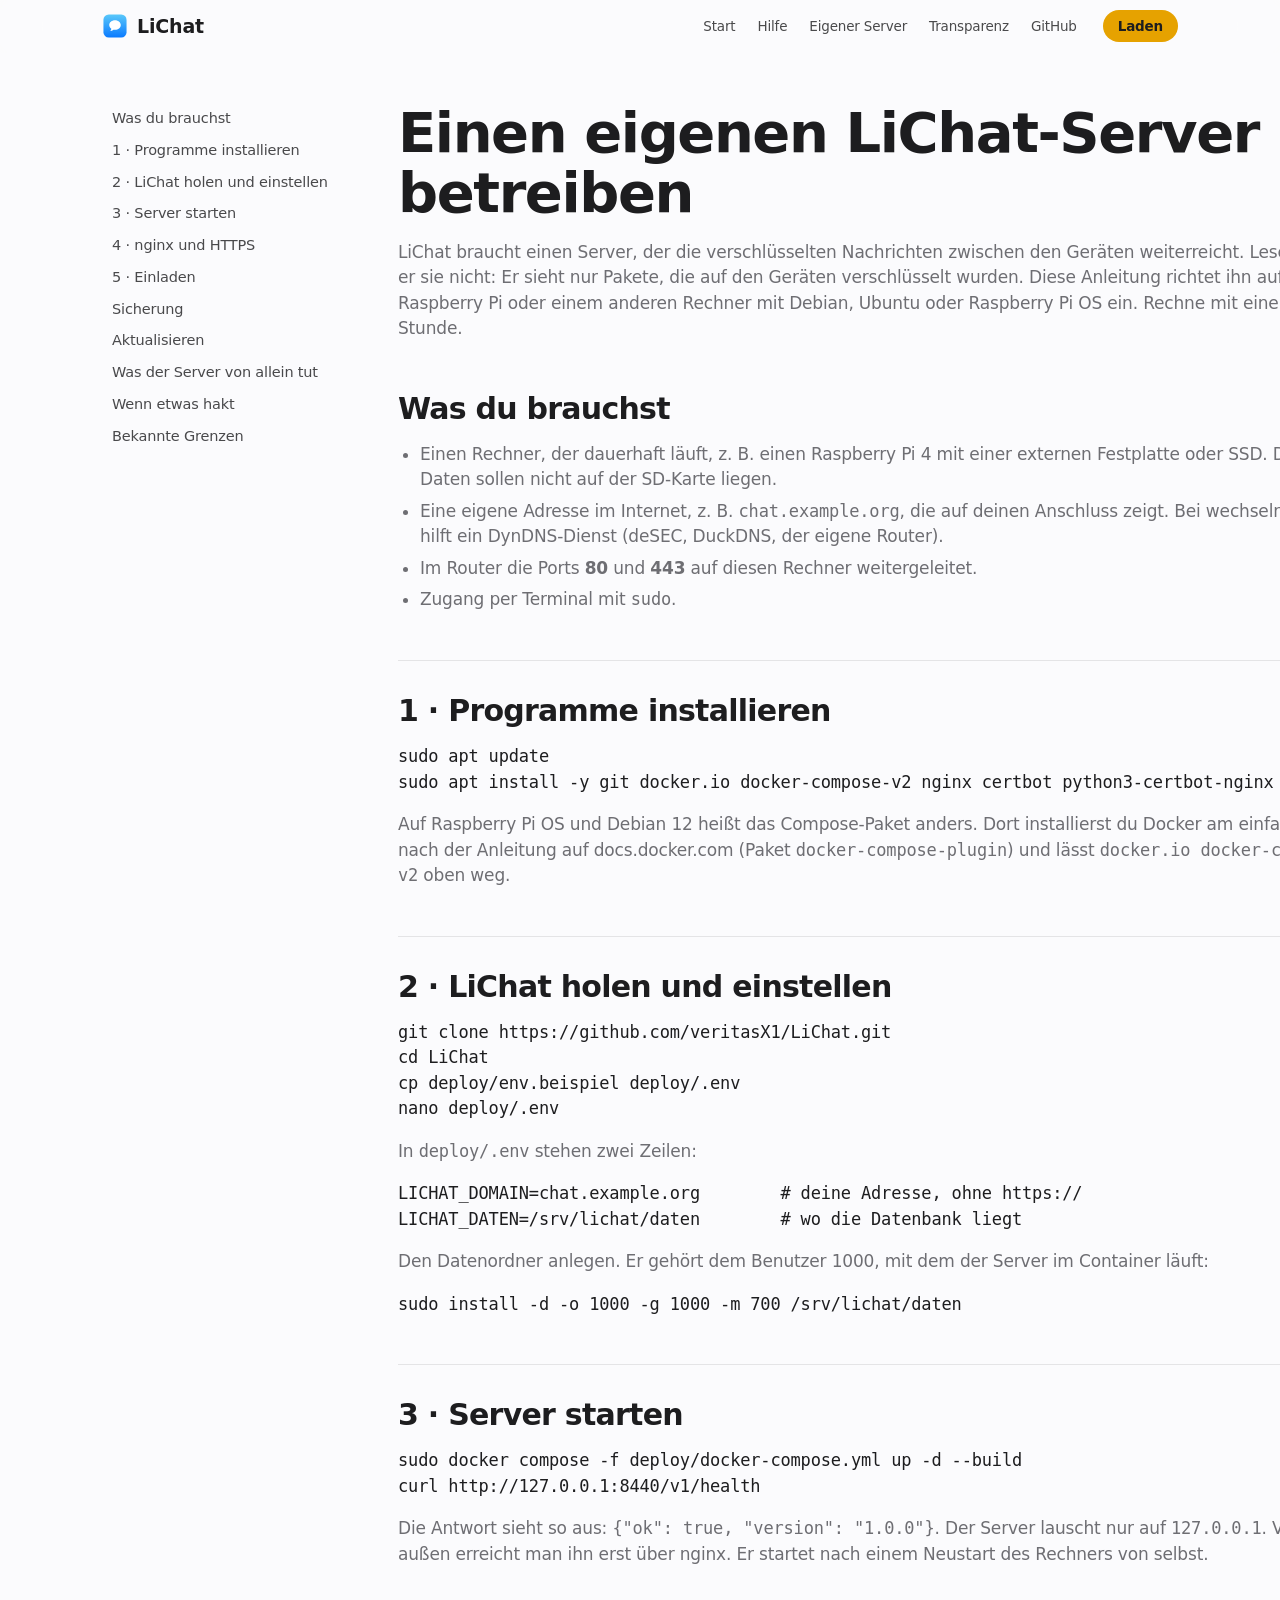
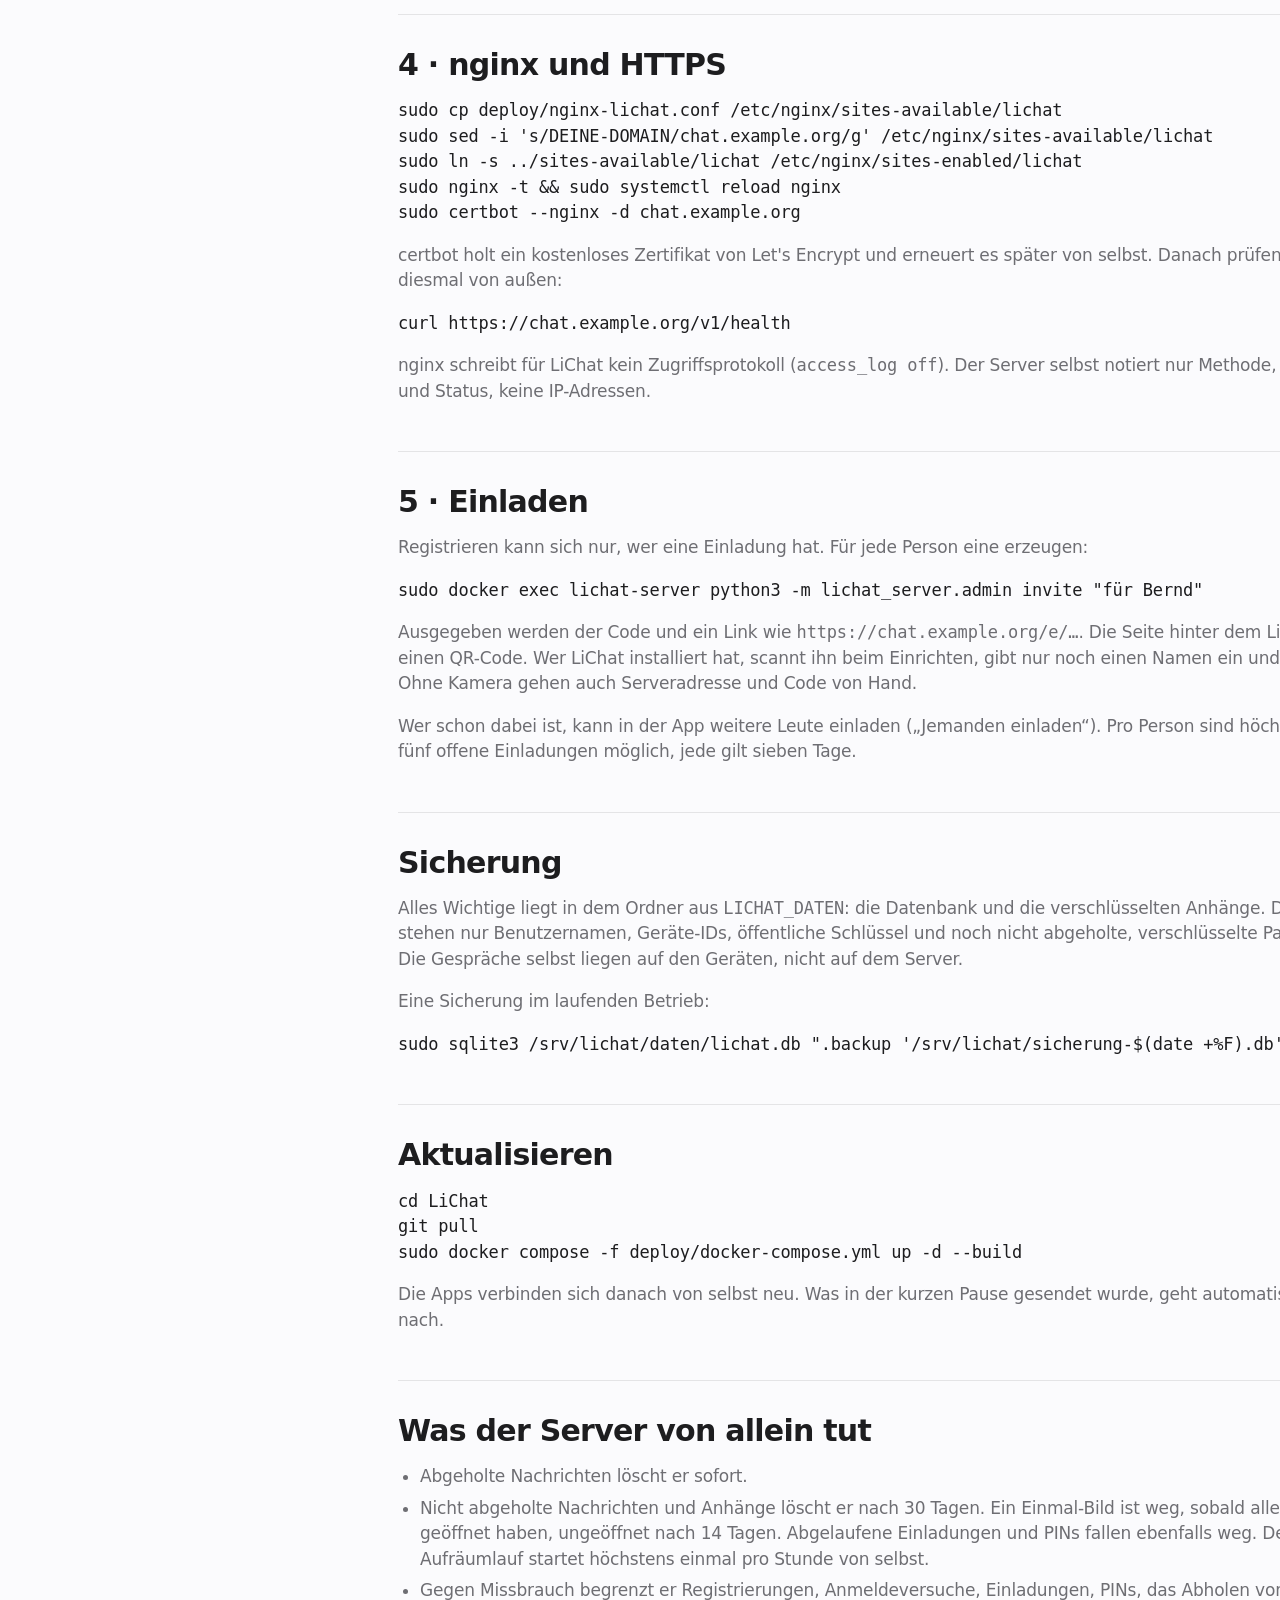
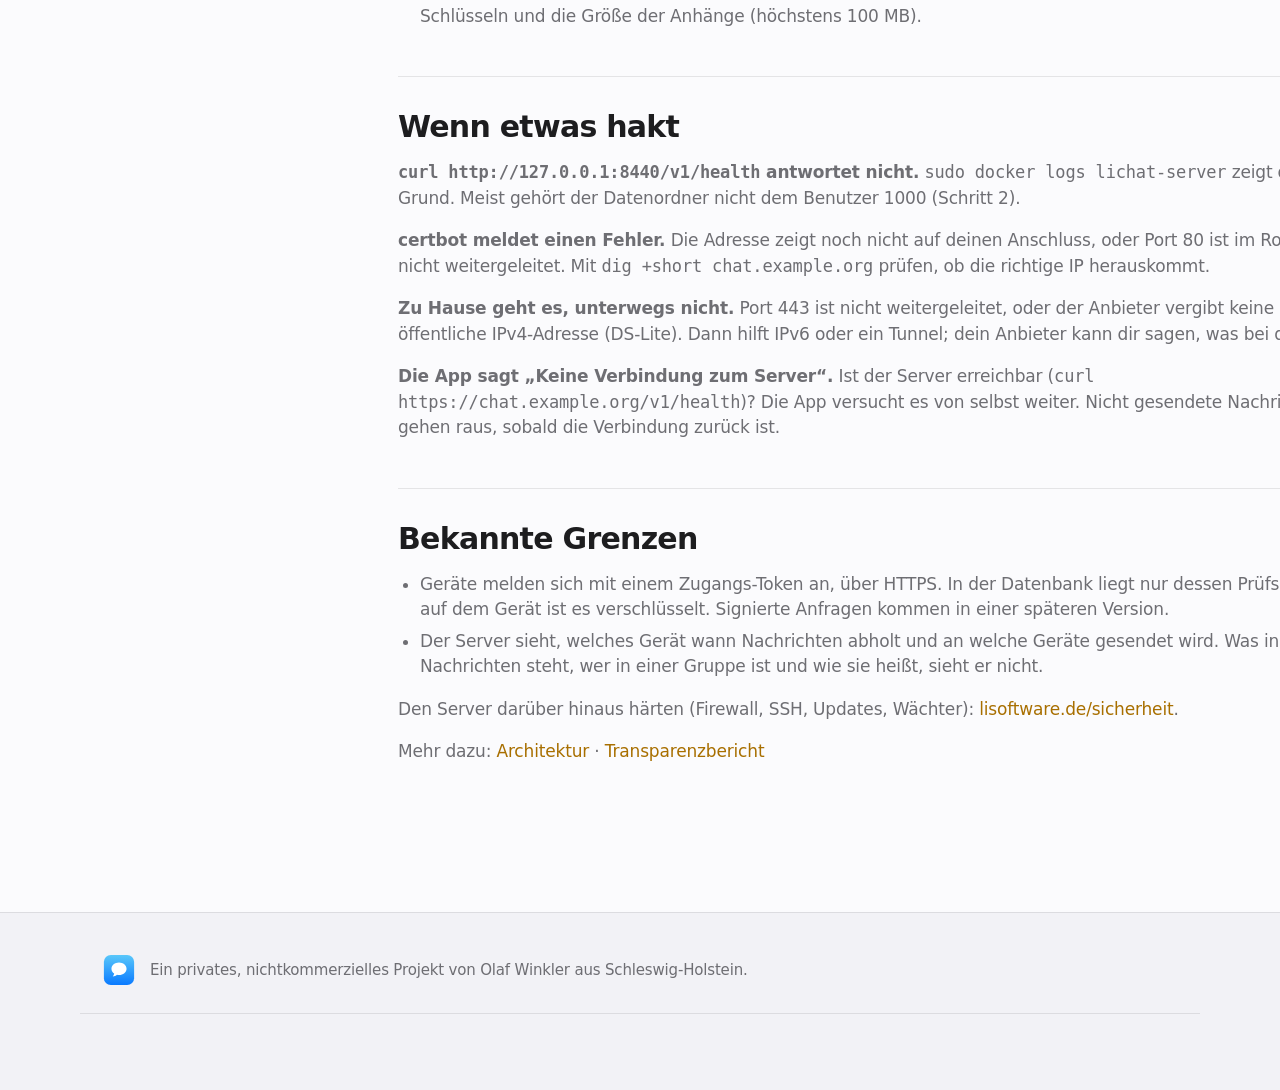
<file: homepage/server.html>
<!doctype html>
<html lang="de">
<head>
<meta charset="utf-8">
<meta name="viewport" content="width=device-width, initial-scale=1, viewport-fit=cover">
<title>Eigener LiChat-Server – Schritt für Schritt</title>
<link rel="icon" href="lichat.svg" type="image/svg+xml">
<link rel="stylesheet" href="site.css">
</head>
<body>
<header class="nav">
  <div class="wrap">
    <a class="brand" href="./"><img src="lichat.svg" alt="">LiChat</a>
    <nav class="links">
      <a href="./">Start</a>
      <a href="hilfe.html">Hilfe</a>
      <a href="server.html" aria-current="page">Eigener Server</a>
      <a href="transparenz.html">Transparenz</a>
      <a href="https://github.com/veritasX1/LiChat">GitHub</a>
    </nav>
    <a class="btn small cta" href="./#laden">Laden</a>
  </div>
</header>
<main>
<div class="wrap docs">
  <nav class="toc">
    <a href="#was-du-brauchst">Was du brauchst</a>
    <a href="#1-programme-installieren">1 · Programme installieren</a>
    <a href="#2-lichat-holen-und-einstellen">2 · LiChat holen und einstellen</a>
    <a href="#3-server-starten">3 · Server starten</a>
    <a href="#4-nginx-und-https">4 · nginx und HTTPS</a>
    <a href="#5-einladen">5 · Einladen</a>
    <a href="#sicherung">Sicherung</a>
    <a href="#aktualisieren">Aktualisieren</a>
    <a href="#was-der-server-von-allein-tut">Was der Server von allein tut</a>
    <a href="#wenn-etwas-hakt">Wenn etwas hakt</a>
    <a href="#bekannte-grenzen">Bekannte Grenzen</a>
  </nav>
  <article>
<h1 id="einen-eigenen-lichat-server-betreiben">Einen eigenen LiChat-Server betreiben</h1>
<p>LiChat braucht einen Server, der die verschlüsselten Nachrichten zwischen den Geräten weiterreicht. Lesen kann er sie
nicht: Er sieht nur Pakete, die auf den Geräten verschlüsselt wurden. Diese Anleitung richtet ihn auf einem Raspberry Pi
oder einem anderen Rechner mit Debian, Ubuntu oder Raspberry Pi OS ein. Rechne mit einer halben Stunde.</p>
<section><h2 id="was-du-brauchst">Was du brauchst</h2>
<ul>
<li>Einen Rechner, der dauerhaft läuft, z. B. einen Raspberry Pi 4 mit einer externen Festplatte oder SSD.
  Die Daten sollen nicht auf der SD-Karte liegen.</li>
<li>Eine eigene Adresse im Internet, z. B. <code>chat.example.org</code>, die auf deinen Anschluss zeigt.
  Bei wechselnder IP hilft ein DynDNS-Dienst (deSEC, DuckDNS, der eigene Router).</li>
<li>Im Router die Ports <strong>80</strong> und <strong>443</strong> auf diesen Rechner weitergeleitet.</li>
<li>Zugang per Terminal mit <code>sudo</code>.</li>
</ul>
</section><section><h2 id="1-programme-installieren">1 · Programme installieren</h2>
<pre><code>sudo apt update
sudo apt install -y git docker.io docker-compose-v2 nginx certbot python3-certbot-nginx sqlite3
</code></pre>
<p>Auf Raspberry Pi OS und Debian 12 heißt das Compose-Paket anders. Dort installierst du Docker am einfachsten nach der
Anleitung auf docs.docker.com (Paket <code>docker-compose-plugin</code>) und lässt <code>docker.io docker-compose-v2</code> oben weg.</p>
</section><section><h2 id="2-lichat-holen-und-einstellen">2 · LiChat holen und einstellen</h2>
<pre><code>git clone https://github.com/veritasX1/LiChat.git
cd LiChat
cp deploy/env.beispiel deploy/.env
nano deploy/.env
</code></pre>
<p>In <code>deploy/.env</code> stehen zwei Zeilen:</p>
<pre><code>LICHAT_DOMAIN=chat.example.org        # deine Adresse, ohne https://
LICHAT_DATEN=/srv/lichat/daten        # wo die Datenbank liegt
</code></pre>
<p>Den Datenordner anlegen. Er gehört dem Benutzer 1000, mit dem der Server im Container läuft:</p>
<pre><code>sudo install -d -o 1000 -g 1000 -m 700 /srv/lichat/daten
</code></pre>
</section><section><h2 id="3-server-starten">3 · Server starten</h2>
<pre><code>sudo docker compose -f deploy/docker-compose.yml up -d --build
curl http://127.0.0.1:8440/v1/health
</code></pre>
<p>Die Antwort sieht so aus: <code>{"ok": true, "version": "1.0.0"}</code>. Der Server lauscht nur auf <code>127.0.0.1</code>. Von außen
erreicht man ihn erst über nginx. Er startet nach einem Neustart des Rechners von selbst.</p>
</section><section><h2 id="4-nginx-und-https">4 · nginx und HTTPS</h2>
<pre><code>sudo cp deploy/nginx-lichat.conf /etc/nginx/sites-available/lichat
sudo sed -i 's/DEINE-DOMAIN/chat.example.org/g' /etc/nginx/sites-available/lichat
sudo ln -s ../sites-available/lichat /etc/nginx/sites-enabled/lichat
sudo nginx -t &amp;&amp; sudo systemctl reload nginx
sudo certbot --nginx -d chat.example.org
</code></pre>
<p>certbot holt ein kostenloses Zertifikat von Let's Encrypt und erneuert es später von selbst. Danach prüfen, diesmal
von außen:</p>
<pre><code>curl https://chat.example.org/v1/health
</code></pre>
<p>nginx schreibt für LiChat kein Zugriffsprotokoll (<code>access_log off</code>). Der Server selbst notiert nur Methode, Pfad und
Status, keine IP-Adressen.</p>
</section><section><h2 id="5-einladen">5 · Einladen</h2>
<p>Registrieren kann sich nur, wer eine Einladung hat. Für jede Person eine erzeugen:</p>
<pre><code>sudo docker exec lichat-server python3 -m lichat_server.admin invite &quot;für Bernd&quot;
</code></pre>
<p>Ausgegeben werden der Code und ein Link wie <code>https://chat.example.org/e/…</code>. Die Seite hinter dem Link zeigt einen
QR-Code. Wer LiChat installiert hat, scannt ihn beim Einrichten, gibt nur noch einen Namen ein und ist drin. Ohne Kamera
gehen auch Serveradresse und Code von Hand.</p>
<p>Wer schon dabei ist, kann in der App weitere Leute einladen („Jemanden einladen“). Pro Person sind höchstens fünf
offene Einladungen möglich, jede gilt sieben Tage.</p>
</section><section><h2 id="sicherung">Sicherung</h2>
<p>Alles Wichtige liegt in dem Ordner aus <code>LICHAT_DATEN</code>: die Datenbank und die verschlüsselten Anhänge. Darin stehen nur
Benutzernamen, Geräte-IDs, öffentliche Schlüssel und noch nicht abgeholte, verschlüsselte Pakete. Die Gespräche selbst
liegen auf den Geräten, nicht auf dem Server.</p>
<p>Eine Sicherung im laufenden Betrieb:</p>
<pre><code>sudo sqlite3 /srv/lichat/daten/lichat.db &quot;.backup '/srv/lichat/sicherung-$(date +%F).db'&quot;
</code></pre>
</section><section><h2 id="aktualisieren">Aktualisieren</h2>
<pre><code>cd LiChat
git pull
sudo docker compose -f deploy/docker-compose.yml up -d --build
</code></pre>
<p>Die Apps verbinden sich danach von selbst neu. Was in der kurzen Pause gesendet wurde, geht automatisch nach.</p>
</section><section><h2 id="was-der-server-von-allein-tut">Was der Server von allein tut</h2>
<ul>
<li>Abgeholte Nachrichten löscht er sofort.</li>
<li>Nicht abgeholte Nachrichten und Anhänge löscht er nach 30 Tagen. Ein Einmal-Bild ist weg, sobald alle es geöffnet
  haben, ungeöffnet nach 14 Tagen. Abgelaufene Einladungen und PINs fallen ebenfalls weg. Der Aufräumlauf startet höchstens einmal
  pro Stunde von selbst.</li>
<li>Gegen Missbrauch begrenzt er Registrierungen, Anmeldeversuche, Einladungen, PINs, das Abholen von Schlüsseln und die
  Größe der Anhänge (höchstens 100 MB).</li>
</ul>
</section><section><h2 id="wenn-etwas-hakt">Wenn etwas hakt</h2>
<p><strong><code>curl http://127.0.0.1:8440/v1/health</code> antwortet nicht.</strong>
<code>sudo docker logs lichat-server</code> zeigt den Grund. Meist gehört der Datenordner nicht dem Benutzer 1000 (Schritt 2).</p>
<p><strong>certbot meldet einen Fehler.</strong>
Die Adresse zeigt noch nicht auf deinen Anschluss, oder Port 80 ist im Router nicht weitergeleitet. Mit
<code>dig +short chat.example.org</code> prüfen, ob die richtige IP herauskommt.</p>
<p><strong>Zu Hause geht es, unterwegs nicht.</strong>
Port 443 ist nicht weitergeleitet, oder der Anbieter vergibt keine öffentliche IPv4-Adresse (DS-Lite). Dann hilft IPv6
oder ein Tunnel; dein Anbieter kann dir sagen, was bei dir geht.</p>
<p><strong>Die App sagt „Keine Verbindung zum Server“.</strong>
Ist der Server erreichbar (<code>curl https://chat.example.org/v1/health</code>)? Die App versucht es von selbst weiter. Nicht
gesendete Nachrichten gehen raus, sobald die Verbindung zurück ist.</p>
</section><section><h2 id="bekannte-grenzen">Bekannte Grenzen</h2>
<ul>
<li>Geräte melden sich mit einem Zugangs-Token an, über HTTPS. In der Datenbank liegt nur dessen Prüfsumme, auf dem
  Gerät ist es verschlüsselt. Signierte Anfragen kommen in einer späteren Version.</li>
<li>Der Server sieht, welches Gerät wann Nachrichten abholt und an welche Geräte gesendet wird. Was in den Nachrichten
  steht, wer in einer Gruppe ist und wie sie heißt, sieht er nicht.</li>
</ul>
<p>Den Server darüber hinaus härten (Firewall, SSH, Updates, Wächter): <a href="https://lisoftware.de/sicherheit/">lisoftware.de/sicherheit</a>.</p>
<p>Mehr dazu: <a href="https://github.com/veritasX1/LiChat/blob/main/docs/ARCHITEKTUR.md">Architektur</a> · <a href="transparenz.html">Transparenzbericht</a></p></section>
  </article>
</div>
</main>
<footer>
  <div class="wrap made">
    <img src="lichat.svg" alt="" width="34" height="34">
    <p>Ein privates, nichtkommerzielles Projekt von Olaf Winkler aus Schleswig-Holstein.</p>
  </div>
</footer>
<script src="site.js"></script>
</body>
</html>
</file>
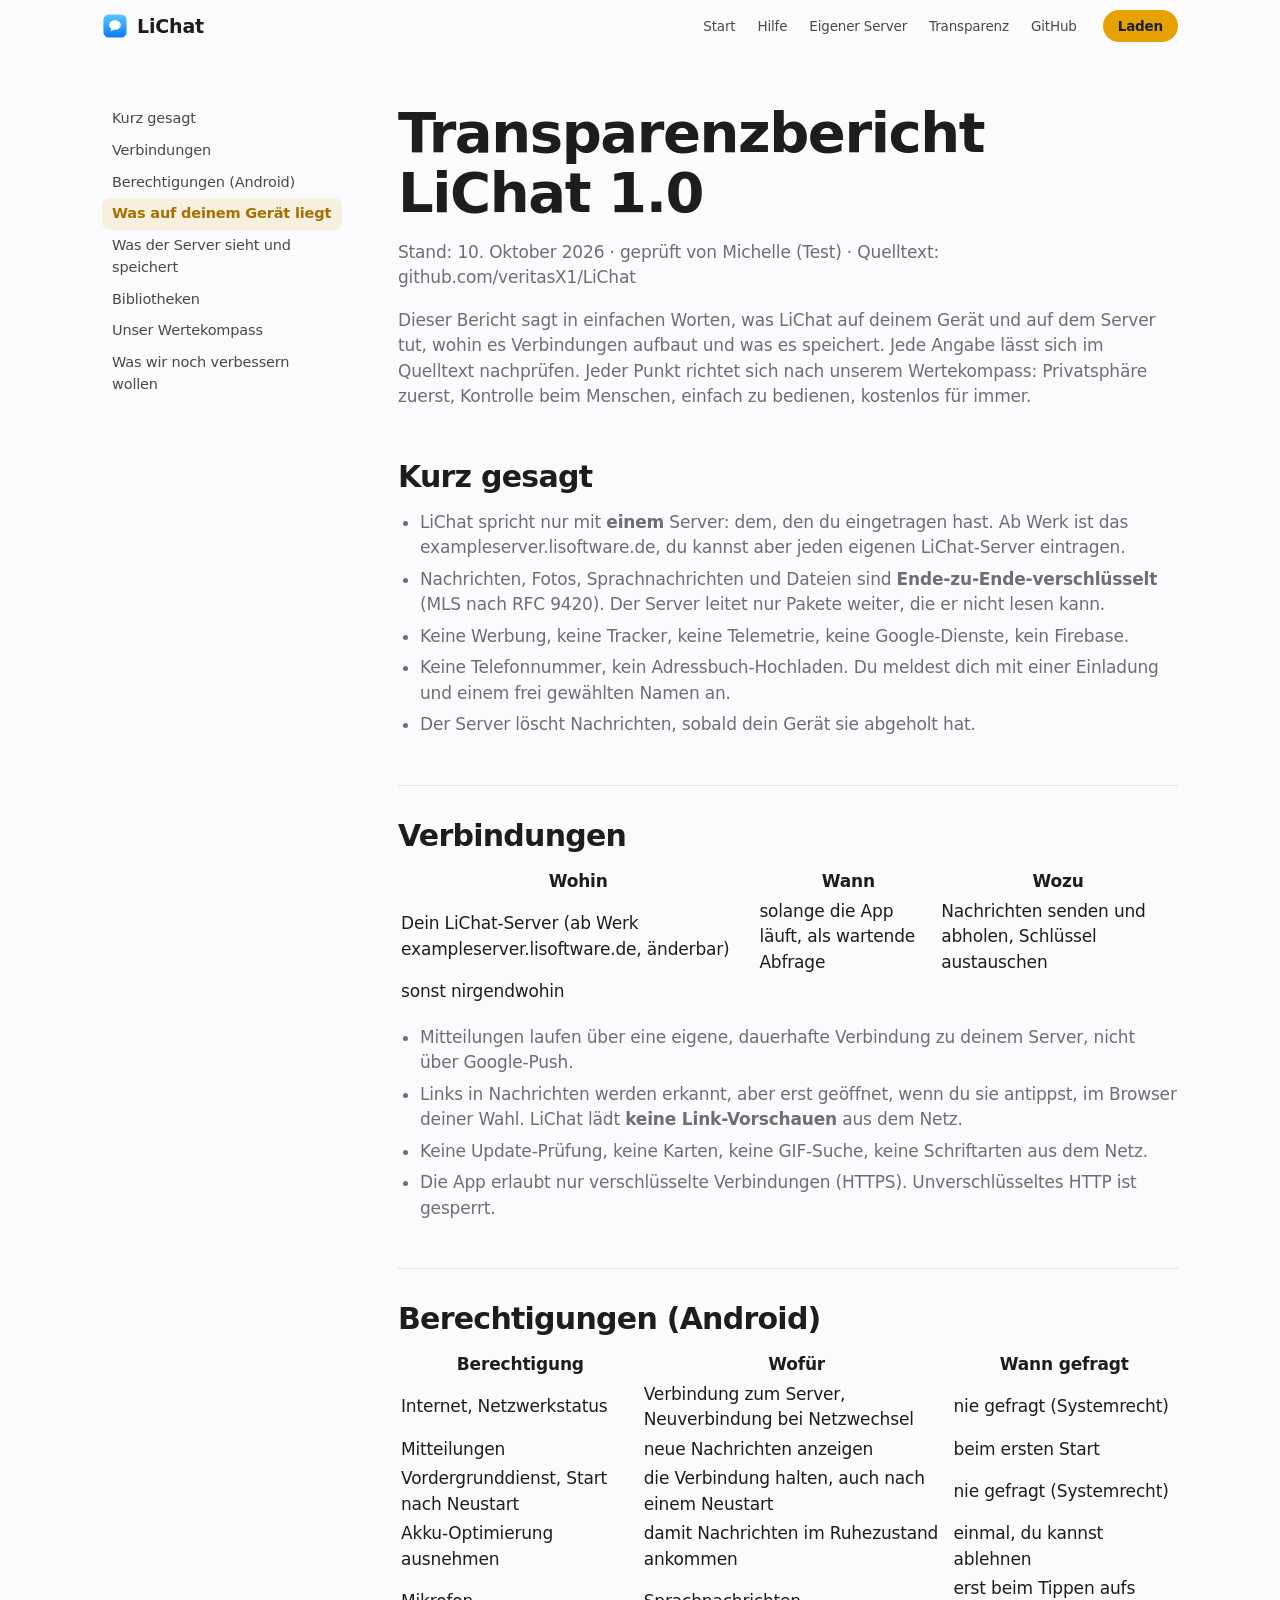
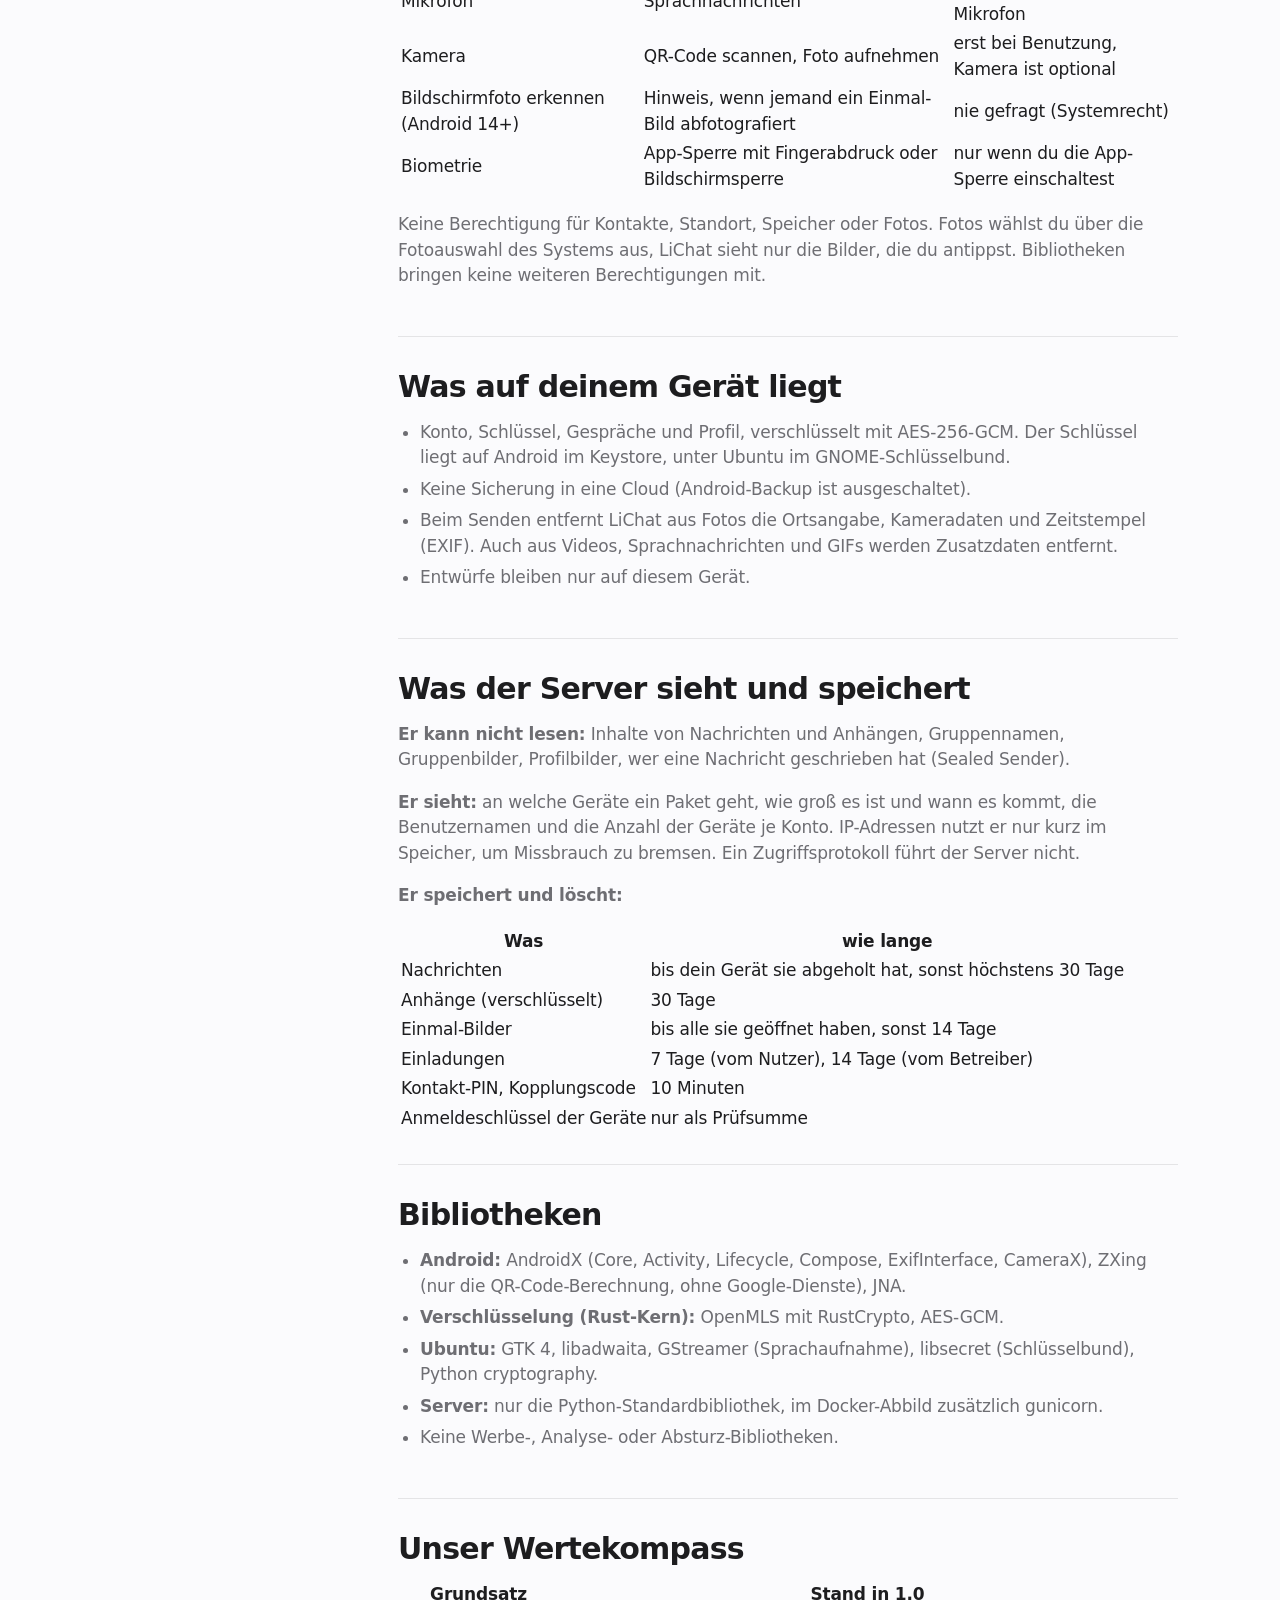
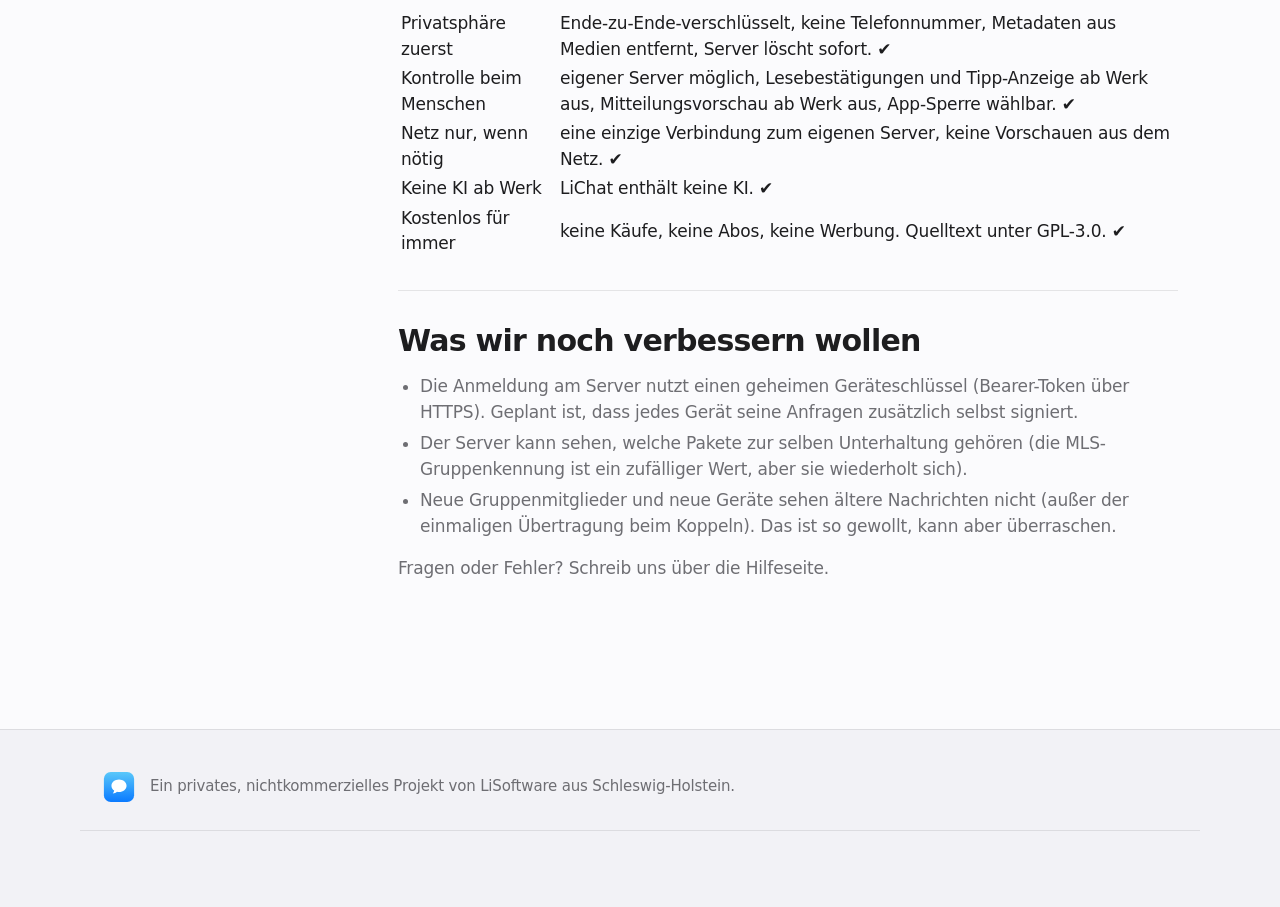
<file: homepage/transparenz.html>
<!doctype html>
<html lang="de">
<head>
<meta charset="utf-8">
<meta name="viewport" content="width=device-width, initial-scale=1, viewport-fit=cover">
<title>LiChat 1.0 – Transparenzbericht</title>
<link rel="icon" href="lichat.svg" type="image/svg+xml">
<link rel="stylesheet" href="site.css">
</head>
<body>
<header class="nav">
  <div class="wrap">
    <a class="brand" href="./"><img src="lichat.svg" alt="">LiChat</a>
    <nav class="links">
      <a href="./">Start</a>
      <a href="hilfe.html">Hilfe</a>
      <a href="server.html">Eigener Server</a>
      <a href="transparenz.html" aria-current="page">Transparenz</a>
      <a href="https://github.com/veritasX1/LiChat">GitHub</a>
    </nav>
    <a class="btn small cta" href="./#laden">Laden</a>
  </div>
</header>
<main>
<div class="wrap docs">
  <nav class="toc">
    <a href="#kurz-gesagt">Kurz gesagt</a>
    <a href="#verbindungen">Verbindungen</a>
    <a href="#berechtigungen-android">Berechtigungen (Android)</a>
    <a href="#was-auf-deinem-gerat-liegt">Was auf deinem Gerät liegt</a>
    <a href="#was-der-server-sieht-und-speichert">Was der Server sieht und speichert</a>
    <a href="#bibliotheken">Bibliotheken</a>
    <a href="#unser-wertekompass">Unser Wertekompass</a>
    <a href="#was-wir-noch-verbessern-wollen">Was wir noch verbessern wollen</a>
  </nav>
  <article>
<h1 id="transparenzbericht-lichat-10">Transparenzbericht LiChat 1.0</h1>
<p>Stand: 10. Oktober 2026 · geprüft von Michelle (Test) · Quelltext: github.com/veritasX1/LiChat</p>
<p>Dieser Bericht sagt in einfachen Worten, was LiChat auf deinem Gerät und auf dem Server tut, wohin es Verbindungen aufbaut und was es speichert. Jede Angabe lässt sich im Quelltext nachprüfen. Jeder Punkt richtet sich nach unserem Wertekompass: Privatsphäre zuerst, Kontrolle beim Menschen, einfach zu bedienen, kostenlos für immer.</p>
<section><h2 id="kurz-gesagt">Kurz gesagt</h2>
<ul>
<li>LiChat spricht nur mit <strong>einem</strong> Server: dem, den du eingetragen hast. Ab Werk ist das exampleserver.lisoftware.de, du kannst aber jeden eigenen LiChat-Server eintragen.</li>
<li>Nachrichten, Fotos, Sprachnachrichten und Dateien sind <strong>Ende-zu-Ende-verschlüsselt</strong> (MLS nach RFC 9420). Der Server leitet nur Pakete weiter, die er nicht lesen kann.</li>
<li>Keine Werbung, keine Tracker, keine Telemetrie, keine Google-Dienste, kein Firebase.</li>
<li>Keine Telefonnummer, kein Adressbuch-Hochladen. Du meldest dich mit einer Einladung und einem frei gewählten Namen an.</li>
<li>Der Server löscht Nachrichten, sobald dein Gerät sie abgeholt hat.</li>
</ul>
</section><section><h2 id="verbindungen">Verbindungen</h2>
<table>
<thead>
<tr>
<th>Wohin</th>
<th>Wann</th>
<th>Wozu</th>
</tr>
</thead>
<tbody>
<tr>
<td>Dein LiChat-Server (ab Werk exampleserver.lisoftware.de, änderbar)</td>
<td>solange die App läuft, als wartende Abfrage</td>
<td>Nachrichten senden und abholen, Schlüssel austauschen</td>
</tr>
<tr>
<td>sonst nirgendwohin</td>
<td></td>
<td></td>
</tr>
</tbody>
</table>
<ul>
<li>Mitteilungen laufen über eine eigene, dauerhafte Verbindung zu deinem Server, nicht über Google-Push.</li>
<li>Links in Nachrichten werden erkannt, aber erst geöffnet, wenn du sie antippst, im Browser deiner Wahl. LiChat lädt <strong>keine Link-Vorschauen</strong> aus dem Netz.</li>
<li>Keine Update-Prüfung, keine Karten, keine GIF-Suche, keine Schriftarten aus dem Netz.</li>
<li>Die App erlaubt nur verschlüsselte Verbindungen (HTTPS). Unverschlüsseltes HTTP ist gesperrt.</li>
</ul>
</section><section><h2 id="berechtigungen-android">Berechtigungen (Android)</h2>
<table>
<thead>
<tr>
<th>Berechtigung</th>
<th>Wofür</th>
<th>Wann gefragt</th>
</tr>
</thead>
<tbody>
<tr>
<td>Internet, Netzwerkstatus</td>
<td>Verbindung zum Server, Neuverbindung bei Netzwechsel</td>
<td>nie gefragt (Systemrecht)</td>
</tr>
<tr>
<td>Mitteilungen</td>
<td>neue Nachrichten anzeigen</td>
<td>beim ersten Start</td>
</tr>
<tr>
<td>Vordergrunddienst, Start nach Neustart</td>
<td>die Verbindung halten, auch nach einem Neustart</td>
<td>nie gefragt (Systemrecht)</td>
</tr>
<tr>
<td>Akku-Optimierung ausnehmen</td>
<td>damit Nachrichten im Ruhezustand ankommen</td>
<td>einmal, du kannst ablehnen</td>
</tr>
<tr>
<td>Mikrofon</td>
<td>Sprachnachrichten</td>
<td>erst beim Tippen aufs Mikrofon</td>
</tr>
<tr>
<td>Kamera</td>
<td>QR-Code scannen, Foto aufnehmen</td>
<td>erst bei Benutzung, Kamera ist optional</td>
</tr>
<tr>
<td>Bildschirmfoto erkennen (Android 14+)</td>
<td>Hinweis, wenn jemand ein Einmal-Bild abfotografiert</td>
<td>nie gefragt (Systemrecht)</td>
</tr>
<tr>
<td>Biometrie</td>
<td>App-Sperre mit Fingerabdruck oder Bildschirmsperre</td>
<td>nur wenn du die App-Sperre einschaltest</td>
</tr>
</tbody>
</table>
<p>Keine Berechtigung für Kontakte, Standort, Speicher oder Fotos. Fotos wählst du über die Fotoauswahl des Systems aus, LiChat sieht nur die Bilder, die du antippst. Bibliotheken bringen keine weiteren Berechtigungen mit.</p>
</section><section><h2 id="was-auf-deinem-gerat-liegt">Was auf deinem Gerät liegt</h2>
<ul>
<li>Konto, Schlüssel, Gespräche und Profil, verschlüsselt mit AES-256-GCM. Der Schlüssel liegt auf Android im Keystore, unter Ubuntu im GNOME-Schlüsselbund.</li>
<li>Keine Sicherung in eine Cloud (Android-Backup ist ausgeschaltet).</li>
<li>Beim Senden entfernt LiChat aus Fotos die Ortsangabe, Kameradaten und Zeitstempel (EXIF). Auch aus Videos, Sprachnachrichten und GIFs werden Zusatzdaten entfernt.</li>
<li>Entwürfe bleiben nur auf diesem Gerät.</li>
</ul>
</section><section><h2 id="was-der-server-sieht-und-speichert">Was der Server sieht und speichert</h2>
<p><strong>Er kann nicht lesen:</strong> Inhalte von Nachrichten und Anhängen, Gruppennamen, Gruppenbilder, Profilbilder, wer eine Nachricht geschrieben hat (Sealed Sender).</p>
<p><strong>Er sieht:</strong> an welche Geräte ein Paket geht, wie groß es ist und wann es kommt, die Benutzernamen und die Anzahl der Geräte je Konto. IP-Adressen nutzt er nur kurz im Speicher, um Missbrauch zu bremsen. Ein Zugriffsprotokoll führt der Server nicht.</p>
<p><strong>Er speichert und löscht:</strong></p>
<table>
<thead>
<tr>
<th>Was</th>
<th>wie lange</th>
</tr>
</thead>
<tbody>
<tr>
<td>Nachrichten</td>
<td>bis dein Gerät sie abgeholt hat, sonst höchstens 30 Tage</td>
</tr>
<tr>
<td>Anhänge (verschlüsselt)</td>
<td>30 Tage</td>
</tr>
<tr>
<td>Einmal-Bilder</td>
<td>bis alle sie geöffnet haben, sonst 14 Tage</td>
</tr>
<tr>
<td>Einladungen</td>
<td>7 Tage (vom Nutzer), 14 Tage (vom Betreiber)</td>
</tr>
<tr>
<td>Kontakt-PIN, Kopplungscode</td>
<td>10 Minuten</td>
</tr>
<tr>
<td>Anmeldeschlüssel der Geräte</td>
<td>nur als Prüfsumme</td>
</tr>
</tbody>
</table>
</section><section><h2 id="bibliotheken">Bibliotheken</h2>
<ul>
<li><strong>Android:</strong> AndroidX (Core, Activity, Lifecycle, Compose, ExifInterface, CameraX), ZXing (nur die QR-Code-Berechnung, ohne Google-Dienste), JNA.</li>
<li><strong>Verschlüsselung (Rust-Kern):</strong> OpenMLS mit RustCrypto, AES-GCM.</li>
<li><strong>Ubuntu:</strong> GTK 4, libadwaita, GStreamer (Sprachaufnahme), libsecret (Schlüsselbund), Python cryptography.</li>
<li><strong>Server:</strong> nur die Python-Standardbibliothek, im Docker-Abbild zusätzlich gunicorn.</li>
<li>Keine Werbe-, Analyse- oder Absturz-Bibliotheken.</li>
</ul>
</section><section><h2 id="unser-wertekompass">Unser Wertekompass</h2>
<table>
<thead>
<tr>
<th>Grundsatz</th>
<th>Stand in 1.0</th>
</tr>
</thead>
<tbody>
<tr>
<td>Privatsphäre zuerst</td>
<td>Ende-zu-Ende-verschlüsselt, keine Telefonnummer, Metadaten aus Medien entfernt, Server löscht sofort. ✔</td>
</tr>
<tr>
<td>Kontrolle beim Menschen</td>
<td>eigener Server möglich, Lesebestätigungen und Tipp-Anzeige ab Werk aus, Mitteilungsvorschau ab Werk aus, App-Sperre wählbar. ✔</td>
</tr>
<tr>
<td>Netz nur, wenn nötig</td>
<td>eine einzige Verbindung zum eigenen Server, keine Vorschauen aus dem Netz. ✔</td>
</tr>
<tr>
<td>Keine KI ab Werk</td>
<td>LiChat enthält keine KI. ✔</td>
</tr>
<tr>
<td>Kostenlos für immer</td>
<td>keine Käufe, keine Abos, keine Werbung. Quelltext unter GPL-3.0. ✔</td>
</tr>
</tbody>
</table>
</section><section><h2 id="was-wir-noch-verbessern-wollen">Was wir noch verbessern wollen</h2>
<ul>
<li>Die Anmeldung am Server nutzt einen geheimen Geräteschlüssel (Bearer-Token über HTTPS). Geplant ist, dass jedes Gerät seine Anfragen zusätzlich selbst signiert.</li>
<li>Der Server kann sehen, welche Pakete zur selben Unterhaltung gehören (die MLS-Gruppenkennung ist ein zufälliger Wert, aber sie wiederholt sich).</li>
<li>Neue Gruppenmitglieder und neue Geräte sehen ältere Nachrichten nicht (außer der einmaligen Übertragung beim Koppeln). Das ist so gewollt, kann aber überraschen.</li>
</ul>
<p>Fragen oder Fehler? Schreib uns über die Hilfeseite.</p></section>
  </article>
</div>
</main>
<footer>
  <div class="wrap made">
    <img src="lichat.svg" alt="" width="34" height="34">
    <p>Ein privates, nichtkommerzielles Projekt von LiSoftware aus Schleswig-Holstein.</p>
  </div>
</footer>
<script src="site.js"></script>
</body>
</html>
</file>
<file: homepage/site.css>
/* LiNotes – website. System fonts only, nothing loaded from other servers. */
:root {
  --bg: #fbfbfd;
  --bg-alt: #f2f2f6;
  --card: #ffffff;
  --text: #1d1d1f;
  --muted: #6e6e73;
  --line: rgba(0, 0, 0, 0.09);
  --accent: #e6a200;
  --accent-text: #a86f00;
  --accent-soft: rgba(230, 162, 0, 0.12);
  --on-accent: #1d1d1f;
  --shadow: 0 30px 80px -30px rgba(0, 0, 0, 0.35), 0 10px 30px -15px rgba(0, 0, 0, 0.2);
  --radius: 22px;
  --nav: rgba(251, 251, 253, 0.72);
  --font: -apple-system, BlinkMacSystemFont, "SF Pro Display", "Segoe UI", Ubuntu, Cantarell, "Noto Sans", system-ui, sans-serif;
  --mono: ui-monospace, "SF Mono", "Ubuntu Mono", "DejaVu Sans Mono", Menlo, monospace;
  color-scheme: light;
}
@media (prefers-color-scheme: dark) {
  :root {
    --bg: #000000;
    --bg-alt: #101012;
    --card: #1c1c1e;
    --text: #f5f5f7;
    --muted: #a1a1a6;
    --line: rgba(255, 255, 255, 0.12);
    --accent: #ffc940;
    --accent-text: #ffc940;
    --accent-soft: rgba(255, 201, 64, 0.14);
    --shadow: 0 30px 80px -30px rgba(0, 0, 0, 0.9), 0 10px 30px -15px rgba(0, 0, 0, 0.6);
    --nav: rgba(16, 16, 18, 0.72);
    color-scheme: dark;
  }
}

* { box-sizing: border-box; }
html { scroll-behavior: smooth; scroll-padding-top: 64px; }
body {
  margin: 0;
  background: var(--bg);
  color: var(--text);
  font: 17px/1.5 var(--font);
  letter-spacing: -0.01em;
  -webkit-font-smoothing: antialiased;
  overflow-x: hidden;
}
img { max-width: 100%; height: auto; display: block; }
a { color: var(--accent-text); text-decoration: none; }
a:hover { text-decoration: underline; }
code, pre, kbd { font-family: var(--mono); }
.wrap { max-width: 1120px; margin: 0 auto; padding: 0 22px; }
.narrow { max-width: 760px; margin: 0 auto; padding: 0 22px; }
.center { text-align: center; }

/* --- app strip (same on every app page) --- */
.apps { background: #1d1d1f; font-size: 12px; letter-spacing: 0; }
.apps .wrap { display: flex; justify-content: center; gap: 30px; height: 34px; align-items: center; }
.apps a { color: #d2d2d7; opacity: 0.8; }
.apps a:hover { opacity: 1; text-decoration: none; color: #fff; }
.apps a[aria-current] { color: #fff; opacity: 1; }

/* --- navigation --- */
.nav {
  position: sticky; top: 0; z-index: 50;
  background: var(--nav);
  backdrop-filter: saturate(180%) blur(20px);
  -webkit-backdrop-filter: saturate(180%) blur(20px);
  border-bottom: 1px solid transparent;
  transition: border-color 0.3s;
}
.nav.scrolled { border-bottom-color: var(--line); }
.nav .wrap { display: flex; align-items: center; gap: 26px; height: 52px; }
.nav .brand { display: flex; align-items: center; gap: 9px; font-weight: 600; color: var(--text); font-size: 19px; }
.nav .brand img { width: 26px; height: 26px; }
.nav .links { display: flex; gap: 22px; margin-left: auto; font-size: 13.5px; }
.nav .links a { color: var(--text); opacity: 0.8; }
.nav .links a:hover, .nav .links a.active { opacity: 1; text-decoration: none; color: var(--accent-text); }
.nav .cta { font-size: 13.5px; }
@media (max-width: 760px) { .nav .links { display: none; } .nav .cta { margin-left: auto; } }

/* --- buttons --- */
.btn {
  display: inline-flex; align-items: center; gap: 8px;
  padding: 12px 24px; border-radius: 980px;
  background: var(--accent); color: var(--on-accent); font-weight: 600; font-size: 17px;
  transition: transform 0.2s, filter 0.2s;
}
.btn:hover { text-decoration: none; filter: brightness(1.06); transform: translateY(-1px); }
.btn.small { padding: 6px 15px; font-size: 13.5px; }
.btn.ghost { background: transparent; color: var(--accent-text); box-shadow: inset 0 0 0 1.5px var(--accent); }
.link-arrow::after { content: " ›"; }

/* --- type --- */
.eyebrow { color: var(--accent-text); font-weight: 600; font-size: 17px; margin: 0 0 8px; }
h1, h2, h3 { letter-spacing: -0.025em; line-height: 1.07; margin: 0; }
.display { font-size: clamp(44px, 7.4vw, 92px); font-weight: 700; }
.headline { font-size: clamp(34px, 5vw, 60px); font-weight: 700; }
.title { font-size: clamp(26px, 3.2vw, 40px); font-weight: 700; }
.lead { font-size: clamp(19px, 2vw, 24px); color: var(--muted); line-height: 1.35; margin: 18px 0 0; font-weight: 500; }
.gradient-text {
  background: linear-gradient(100deg, #ff9f0a 0%, #e6a200 35%, #ff5e7e 70%, #bf5af2 100%);
  -webkit-background-clip: text; background-clip: text; color: transparent;
}

/* --- sections --- */
section { padding: 120px 0; }
section.alt { background: var(--bg-alt); }
.section-head { max-width: 820px; margin: 0 auto 64px; text-align: center; }

/* --- hero --- */
.hero { padding: 90px 0 40px; text-align: center; overflow: hidden; }
.hero .badge {
  display: inline-block; padding: 6px 14px; border-radius: 980px; font-size: 14px; font-weight: 600;
  background: var(--accent-soft); color: var(--accent-text); margin-bottom: 22px;
}
.hero .actions { display: flex; gap: 14px; justify-content: center; flex-wrap: wrap; margin-top: 34px; }
.hero-stage { position: relative; margin: 70px auto 0; max-width: 1080px; padding-bottom: 40px; }
.hero-stage .window { transform: perspective(2400px) rotateX(var(--tilt, 8deg)) scale(var(--scale, 0.96)); transform-origin: 50% 0; transition: transform 0.1s linear; }
.hero-stage .phone { position: absolute; right: -2%; bottom: -10px; width: 23%; min-width: 150px; }

/* --- device frames --- */
.window {
  border-radius: 14px; overflow: hidden; box-shadow: var(--shadow);
  border: 1px solid var(--line); background: var(--card);
}
.phone {
  border-radius: 46px; padding: 10px; background: #111;
  box-shadow: var(--shadow), inset 0 0 0 2px #2a2a2c;
}
.phone img { border-radius: 37px; width: 100%; }
.phone::before {
  content: ""; position: absolute; left: 50%; top: 18px; width: 26%; height: 22px; transform: translateX(-50%);
  background: #111; border-radius: 20px; z-index: 2;
}
.phone { position: relative; }

/* --- reveal animation --- */
.reveal { opacity: 0; transform: translateY(40px); transition: opacity 0.9s cubic-bezier(.2,.7,.2,1), transform 0.9s cubic-bezier(.2,.7,.2,1); }
.reveal.in { opacity: 1; transform: none; }
.reveal.d1 { transition-delay: 0.08s; } .reveal.d2 { transition-delay: 0.16s; } .reveal.d3 { transition-delay: 0.24s; }
@media (prefers-reduced-motion: reduce) { .reveal { opacity: 1; transform: none; transition: none; } .hero-stage .window { transform: none !important; } }

/* --- story: sticky picture, text steps --- */
.story { display: grid; grid-template-columns: 0.85fr 1.15fr; gap: 60px; align-items: start; }
.story .steps .step { min-height: 70vh; display: flex; flex-direction: column; justify-content: center; opacity: 0.28; transition: opacity 0.5s; }
.story .steps .step.active { opacity: 1; }
.story .steps .step h3 { font-size: clamp(26px, 3vw, 36px); margin-bottom: 14px; }
.story .steps .step p { color: var(--muted); font-size: 19px; margin: 0; }
.story .stage { position: sticky; top: 14vh; height: 72vh; display: flex; align-items: center; }
.story .stage .frames { position: relative; width: 100%; aspect-ratio: 16 / 10; }
.story .stage .window { position: absolute; inset: 0; opacity: 0; transform: scale(0.97); transition: opacity 0.6s, transform 0.6s; }
.story .stage .window.show { opacity: 1; transform: none; }
.story .stage .window img { width: 100%; height: 100%; object-fit: cover; object-position: top left; }
@media (max-width: 900px) {
  .story { grid-template-columns: 1fr; }
  .story .stage { display: none; }
  .story .steps .step { min-height: 0; opacity: 1; padding: 30px 0; }
  .story .steps .step .mobile-shot { display: block; margin-top: 22px; }
}
.story .mobile-shot { display: none; }

/* --- tiles --- */
.tiles { display: grid; grid-template-columns: repeat(3, 1fr); gap: 20px; }
.tile {
  background: var(--card); border-radius: var(--radius); padding: 30px 28px; border: 1px solid var(--line);
  transition: transform 0.35s, box-shadow 0.35s;
}
.tile:hover { transform: translateY(-4px); box-shadow: var(--shadow); }
.tile .icon { font-size: 30px; line-height: 1; margin-bottom: 18px; display: inline-flex; width: 52px; height: 52px; border-radius: 14px; align-items: center; justify-content: center; background: var(--accent-soft); }
.tile h3 { font-size: 21px; margin-bottom: 8px; }
.tile p { color: var(--muted); margin: 0; font-size: 16px; }
.tile.wide { grid-column: span 2; }
@media (max-width: 900px) { .tiles { grid-template-columns: 1fr 1fr; } }
@media (max-width: 600px) { .tiles { grid-template-columns: 1fr; } .tile.wide { grid-column: auto; } }

/* --- segmented control + showcase --- */
.segmented { display: inline-flex; padding: 4px; border-radius: 980px; background: var(--card); border: 1px solid var(--line); gap: 2px; flex-wrap: wrap; justify-content: center; }
.segmented button {
  border: 0; background: transparent; color: var(--text); font: 600 15px var(--font); padding: 9px 18px; border-radius: 980px; cursor: pointer;
  transition: background 0.25s, color 0.25s;
}
.segmented button.on { background: var(--accent); color: var(--on-accent); }
.showcase { display: grid; grid-template-columns: 1fr 260px; gap: 40px; align-items: end; margin-top: 46px; }
.showcase .caption { grid-column: 1 / -1; text-align: center; color: var(--muted); font-size: 18px; min-height: 2.8em; }
.showcase .window, .showcase .phone { transition: opacity 0.35s; }
.showcase.fading .window, .showcase.fading .phone { opacity: 0; }
@media (max-width: 800px) { .showcase { grid-template-columns: 1fr; } .showcase .phone { width: 60%; margin: 0 auto; } }

/* --- carousel of phone screens --- */
.carousel { display: flex; gap: 28px; overflow-x: auto; scroll-snap-type: x mandatory; padding: 20px 22px 40px; scrollbar-width: none; }
.carousel::-webkit-scrollbar { display: none; }
.carousel figure { flex: 0 0 250px; margin: 0; scroll-snap-align: center; text-align: center; }
.carousel figcaption { margin-top: 16px; font-weight: 600; }
.carousel figcaption span { display: block; font-weight: 400; color: var(--muted); font-size: 15px; }
.carousel-nav { display: flex; justify-content: center; gap: 12px; }
.carousel-nav button {
  width: 40px; height: 40px; border-radius: 50%; border: 0; background: var(--card); color: var(--text); font-size: 20px; cursor: pointer;
  box-shadow: inset 0 0 0 1px var(--line);
}

/* --- split feature --- */
.split { display: grid; grid-template-columns: 1fr 1fr; gap: 64px; align-items: center; }
.split.reverse > :first-child { order: 2; }
.split ul.checks { list-style: none; padding: 0; margin: 26px 0 0; }
.split ul.checks li { padding: 8px 0 8px 32px; position: relative; color: var(--muted); }
.split ul.checks li b { color: var(--text); font-weight: 600; }
.split ul.checks li::before { content: "✓"; position: absolute; left: 0; color: var(--accent-text); font-weight: 700; }
@media (max-width: 900px) { .split { grid-template-columns: 1fr; gap: 40px; } .split.reverse > :first-child { order: 0; } }

/* --- privacy numbers --- */
.facts { display: grid; grid-template-columns: repeat(4, 1fr); gap: 20px; text-align: center; margin-top: 60px; }
.facts .num { font-size: clamp(36px, 4.4vw, 56px); font-weight: 700; letter-spacing: -0.03em; }
.facts .lbl { color: var(--muted); font-size: 15px; }
@media (max-width: 700px) { .facts { grid-template-columns: 1fr 1fr; } }

/* --- download cards --- */
.downloads { display: grid; grid-template-columns: repeat(3, 1fr); gap: 20px; }
.download { min-width: 0; background: var(--card); border: 1px solid var(--line); border-radius: var(--radius); padding: 32px 28px; display: flex; flex-direction: column; }
.download h3 { font-size: 26px; margin-bottom: 6px; }
.download .meta { color: var(--muted); font-size: 15px; margin-bottom: 22px; }
.download .grow { flex: 1; }
.download .btn { align-self: flex-start; margin-top: 18px; }
.download details { margin-top: 14px; color: var(--muted); font-size: 15px; }
.download details summary { cursor: pointer; color: var(--accent-text); }
.download .qr { width: 150px; margin: 14px 0; background: #fff; padding: 8px; border-radius: 12px; }
@media (max-width: 900px) { .downloads { grid-template-columns: 1fr; } }

/* --- code / terminal --- */
.terminal {
  position: relative; background: #1c1c1e; color: #f5f5f7; border-radius: 14px; overflow: hidden;
  box-shadow: var(--shadow); font: 14.5px/1.6 var(--mono); margin: 22px 0;
}
.terminal .bar { display: flex; gap: 7px; padding: 12px 14px; background: #2c2c2e; }
.terminal .bar i { width: 12px; height: 12px; border-radius: 50%; background: #ff5f57; }
.terminal .bar i:nth-child(2) { background: #febc2e; } .terminal .bar i:nth-child(3) { background: #28c840; }
.terminal .bar span { margin-left: 10px; color: #a1a1a6; font-size: 12.5px; font-family: var(--font); }
.terminal pre { margin: 0; padding: 18px 20px; overflow-x: auto; white-space: pre; }
.terminal .p { color: #ffc940; } .terminal .ok { color: #30d158; } .terminal .dim { color: #8e8e93; } .terminal .b { font-weight: 700; color: #fff; }
.copy {
  position: absolute; right: 10px; top: 6px; border: 0; border-radius: 8px; padding: 4px 10px; font: 600 12.5px var(--font);
  background: rgba(255, 255, 255, 0.12); color: #fff; cursor: pointer;
}
.copy.done { background: #30d158; color: #000; }
code.inline { background: var(--accent-soft); padding: 1px 6px; border-radius: 6px; font-size: 0.92em; }
kbd { font-size: 0.85em; padding: 2px 7px; border-radius: 6px; border: 1px solid var(--line); background: var(--card); box-shadow: 0 1px 0 var(--line); }

/* --- docs pages (help, server) --- */
.docs { display: grid; grid-template-columns: 240px 1fr; gap: 56px; padding-top: 50px; padding-bottom: 100px; }
.docs nav.toc { position: sticky; top: 76px; align-self: start; max-height: calc(100vh - 100px); overflow-y: auto; font-size: 14.5px; }
.docs nav.toc .search { width: 100%; padding: 9px 12px; border-radius: 10px; border: 1px solid var(--line); background: var(--card); color: var(--text); font: 15px var(--font); margin-bottom: 16px; }
.docs nav.toc h4 { margin: 18px 0 6px; font-size: 12px; text-transform: uppercase; letter-spacing: 0.06em; color: var(--muted); }
.docs nav.toc a { display: block; padding: 5px 10px; border-radius: 8px; color: var(--text); opacity: 0.8; }
.docs nav.toc a:hover { background: var(--accent-soft); text-decoration: none; opacity: 1; }
.docs nav.toc a.active { background: var(--accent-soft); color: var(--accent-text); opacity: 1; font-weight: 600; }
.docs article h1 { font-size: clamp(38px, 5vw, 56px); margin-bottom: 14px; }
.docs article > .lead { margin-bottom: 40px; }
.docs article section { padding: 34px 0 30px; border-top: 1px solid var(--line); }
.docs article section:first-of-type { border-top: 0; }
.docs article h2 { font-size: 30px; margin-bottom: 14px; }
.docs article h3 { font-size: 20px; margin: 26px 0 8px; }
.docs article p, .docs article li { color: var(--muted); }
.docs article p b, .docs article li b { color: var(--text); }
.docs article ol, .docs article ul { padding-left: 22px; }
.docs article li { margin: 6px 0; }
.docs .shots { display: grid; grid-template-columns: 1fr 200px; gap: 26px; align-items: end; margin: 22px 0 8px; }
.docs .shots.single { grid-template-columns: 1fr; }
.docs .shots .phone { border-radius: 30px; padding: 6px; }
.docs .shots .phone img { border-radius: 25px; }
.docs .shots .phone::before { top: 11px; height: 14px; }
.docs .note { background: var(--accent-soft); border-radius: 14px; padding: 14px 18px; margin: 18px 0; color: var(--text); font-size: 16px; }
.docs .tag { display: inline-block; font-size: 12px; font-weight: 600; padding: 2px 8px; border-radius: 6px; background: var(--card); border: 1px solid var(--line); color: var(--muted); margin-right: 4px; vertical-align: 2px; }
.docs section.hidden { display: none; }
.docs .steps-list { counter-reset: step; list-style: none; padding: 0; }
.docs .steps-list > li { counter-increment: step; position: relative; padding: 4px 0 18px 54px; }
.docs .steps-list > li::before {
  content: counter(step); position: absolute; left: 0; top: 0; width: 36px; height: 36px; border-radius: 50%;
  background: var(--accent); color: var(--on-accent); font-weight: 700; display: flex; align-items: center; justify-content: center;
}
.docs .steps-list > li > b:first-child { display: block; color: var(--text); font-size: 19px; margin-bottom: 4px; }
@media (max-width: 900px) { .docs { grid-template-columns: 1fr; } .docs nav.toc { position: static; max-height: none; } .docs .shots { grid-template-columns: 1fr; } .docs .shots .phone { width: 60%; margin: 0 auto; } }

/* --- lightbox --- */
.zoomable { cursor: zoom-in; }
.lightbox {
  position: fixed; inset: 0; z-index: 100; background: rgba(0, 0, 0, 0.82); display: flex; align-items: center; justify-content: center;
  padding: 30px; opacity: 0; pointer-events: none; transition: opacity 0.25s; cursor: zoom-out;
}
.lightbox.open { opacity: 1; pointer-events: auto; }
.lightbox img { max-width: 100%; max-height: 100%; border-radius: 12px; box-shadow: 0 30px 90px rgba(0, 0, 0, 0.6); }

/* --- footer --- */
footer { background: var(--bg-alt); color: var(--muted); font-size: 13px; padding: 40px 0 50px; border-top: 1px solid var(--line); }
footer .made { display: flex; align-items: center; gap: 14px; padding-bottom: 26px; margin-bottom: 26px; border-bottom: 1px solid var(--line); }
footer .made p { margin: 0; font-size: 15px; color: var(--muted); }
footer .made b { color: var(--text); font-size: 17px; }
footer .cols { display: grid; grid-template-columns: repeat(3, 1fr); gap: 30px; }
footer h4 { color: var(--text); font-size: 13px; margin: 0 0 8px; }
footer p { margin: 0 0 6px; }
@media (max-width: 700px) { footer .cols { grid-template-columns: 1fr; } }

/* --- diagram (server page) --- */
.diagram { background: var(--card); border: 1px solid var(--line); border-radius: var(--radius); padding: 26px; margin: 22px 0; }
.diagram svg { width: 100%; height: auto; }
.diagram text { fill: var(--text); font: 600 14px var(--font); }
.diagram .sub { fill: var(--muted); font-weight: 400; font-size: 12.5px; }
.diagram .box { fill: var(--bg-alt); stroke: var(--line); }
.diagram .acc { fill: var(--accent-soft); stroke: var(--accent); }
.diagram .wire { stroke: var(--accent); stroke-width: 2; fill: none; stroke-dasharray: 6 6; animation: flow 1.2s linear infinite; }
@keyframes flow { to { stroke-dashoffset: -24; } }

/* window with an overlapping phone (like the hero) */
.duo { position: relative; padding: 0 9% 40px 0; }
.duo .phone { position: absolute; right: 0; bottom: 0; width: 21%; min-width: 120px; }
.showcase.duo-wrap { display: block; max-width: 1000px; margin-left: auto; margin-right: auto; }
.showcase.duo-wrap .caption { margin-top: 26px; }
.docs .shots > div:not(.window):not(.phone) { align-self: start; }
@media (max-width: 600px) {
  .phone { border-radius: 26px; padding: 5px; }
  .phone img { border-radius: 22px; }
  .phone::before { top: 9px; height: 10px; }
  .hero-stage .phone, .duo .phone { width: 30%; min-width: 0; }
  .hero-stage .phone { right: 0; bottom: 0; }
  section { padding: 80px 0; }
}

/* --- example pages: coverage tables, notices, how-to steps --- */
.table-wrap { overflow-x: auto; background: var(--card); border: 1px solid var(--line); border-radius: var(--radius); }
table.coverage { width: 100%; border-collapse: collapse; font-size: 15px; min-width: 640px; }
table.coverage th { text-align: left; font-size: 12.5px; text-transform: uppercase; letter-spacing: 0.04em; color: var(--muted); padding: 14px 18px 8px; }
table.coverage td { padding: 12px 18px; border-top: 1px solid var(--line); vertical-align: top; color: var(--muted); }
table.coverage td:first-child { color: var(--text); font-weight: 600; white-space: nowrap; }
table.coverage td b { color: var(--text); }
.pill { display: inline-block; border-radius: 980px; padding: 2px 10px; font-size: 12.5px; font-weight: 600; white-space: nowrap; }
.pill.full { background: rgba(48, 209, 88, 0.16); color: #1c8a3a; }
.pill.part { background: rgba(255, 159, 10, 0.16); color: #b36b00; }
.pill.doc { background: rgba(10, 132, 255, 0.14); color: #0a63c2; }
.pill.no { background: rgba(142, 142, 147, 0.18); color: var(--muted); }
@media (prefers-color-scheme: dark) {
  .pill.full { color: #30d158; } .pill.part { color: #ffb340; } .pill.doc { color: #64b5ff; }
}
.legend { display: flex; gap: 14px; flex-wrap: wrap; justify-content: center; margin: 0 0 22px; color: var(--muted); font-size: 14px; }
.notice { max-width: 860px; margin: 0 auto; border-radius: var(--radius); padding: 30px 32px; background: var(--card);
  border: 2px solid var(--accent); box-shadow: var(--shadow); }
.notice h3 { font-size: clamp(24px, 3vw, 32px); margin-bottom: 12px; }
.notice p { color: var(--muted); font-size: 17.5px; margin: 10px 0 0; }
.notice p b { color: var(--text); }
.notice ul { margin: 14px 0 0; padding-left: 22px; color: var(--muted); }
.notice ul li { margin: 6px 0; }
.notice ul li b { color: var(--text); }
.small-note { max-width: 860px; margin: 26px auto 0; color: var(--muted); font-size: 14px; text-align: center; }
ol.howto { counter-reset: step; list-style: none; padding: 0; max-width: 860px; margin: 0 auto; }
ol.howto > li { counter-increment: step; position: relative; padding: 4px 0 26px 62px; color: var(--muted); }
ol.howto > li::before { content: counter(step); position: absolute; left: 0; top: 0; width: 42px; height: 42px; border-radius: 50%;
  background: var(--accent); color: var(--on-accent); font-weight: 700; font-size: 18px; display: flex; align-items: center; justify-content: center; }
ol.howto > li > b:first-child { display: block; color: var(--text); font-size: 20px; margin-bottom: 4px; }
ol.howto code { font-family: var(--mono); background: var(--accent-soft); padding: 1px 6px; border-radius: 6px; font-size: 0.9em; color: var(--text); }
.trio { display: grid; grid-template-columns: repeat(3, 1fr); gap: 20px; }
@media (max-width: 900px) { .trio { grid-template-columns: 1fr; } }
.report-pair { display: grid; grid-template-columns: 1fr 1fr; gap: 26px; }
@media (max-width: 800px) { .report-pair { grid-template-columns: 1fr; } }
.report-pair .window { background: #fff; }
.downloads.two { grid-template-columns: 1fr 1fr; }
@media (max-width: 900px) { .downloads.two { grid-template-columns: 1fr; } }

/* Agile manifesto, quoted in full on the help page */
blockquote.manifest {
  margin: 12px 0;
  padding: 14px 18px;
  border-left: 3px solid var(--accent);
  background: var(--accent-soft);
  border-radius: 0 10px 10px 0;
}
blockquote.manifest p { margin: 8px 0; }
</file>
